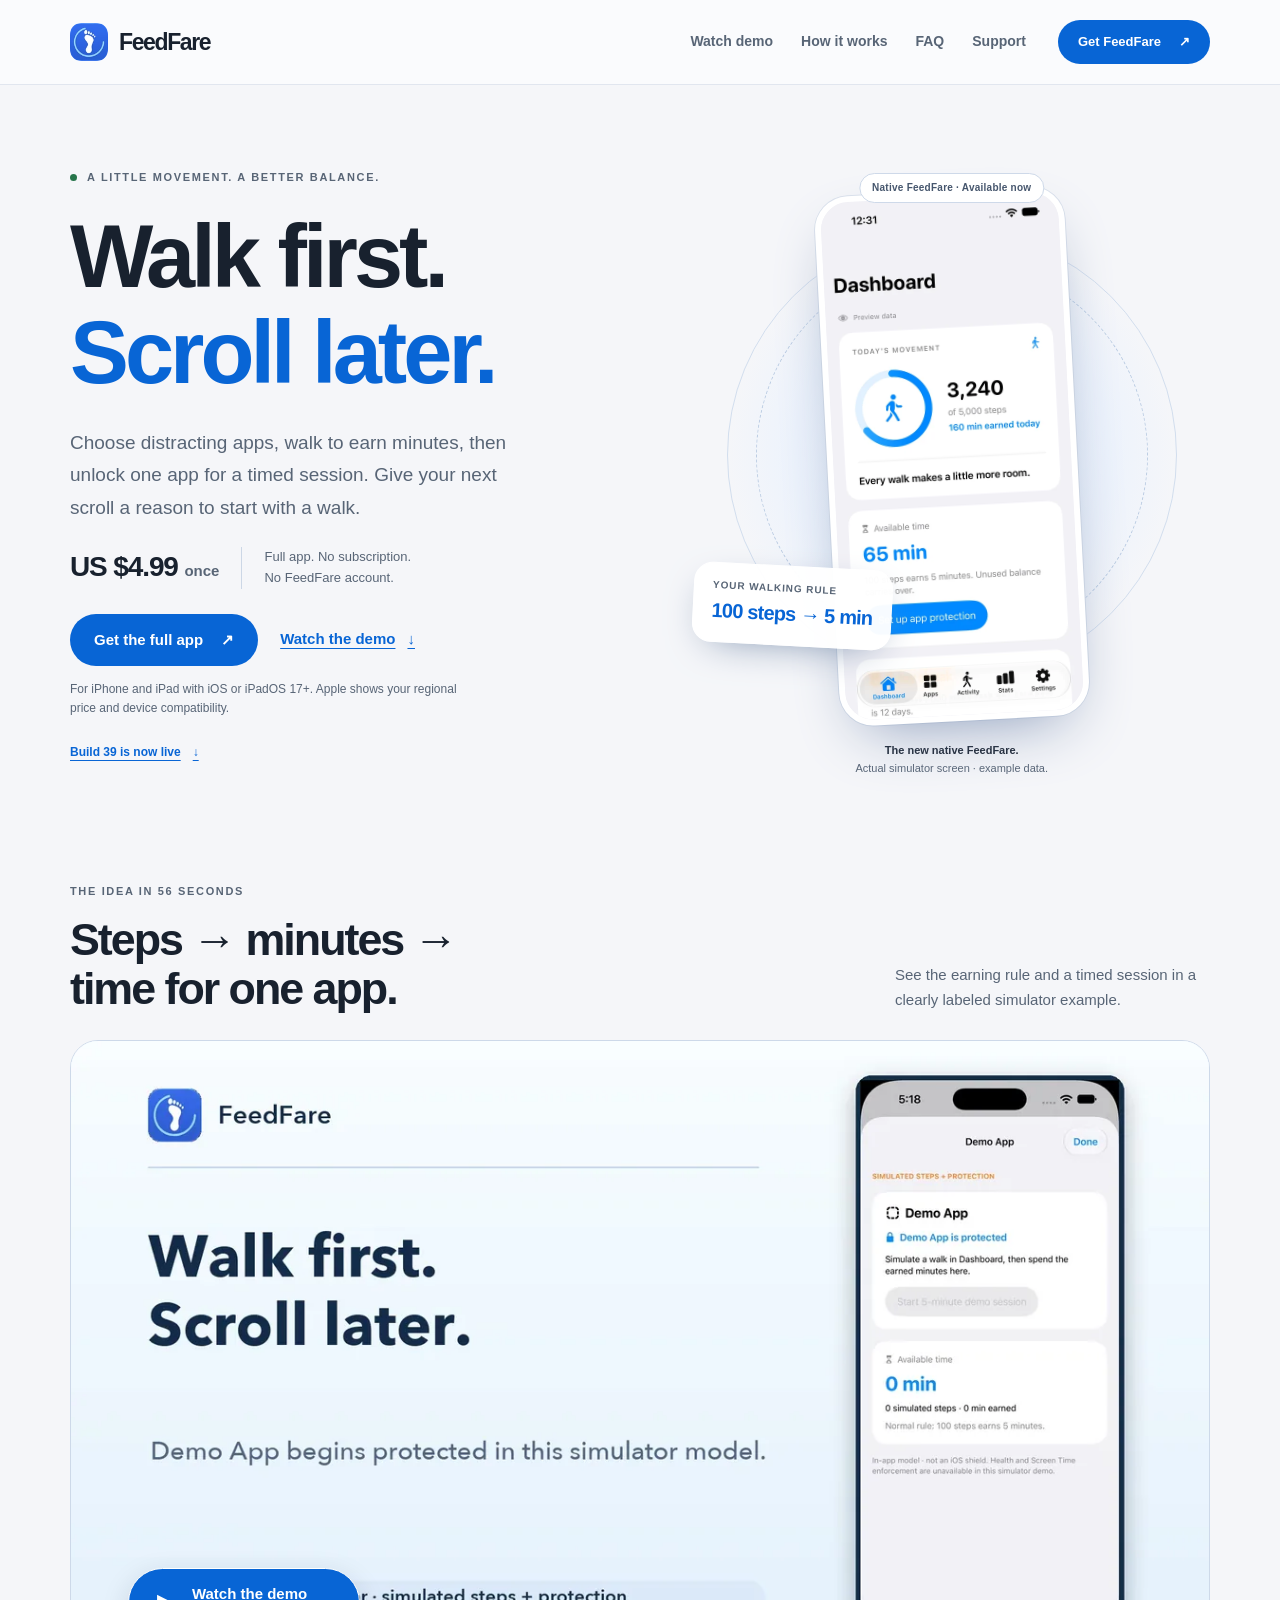
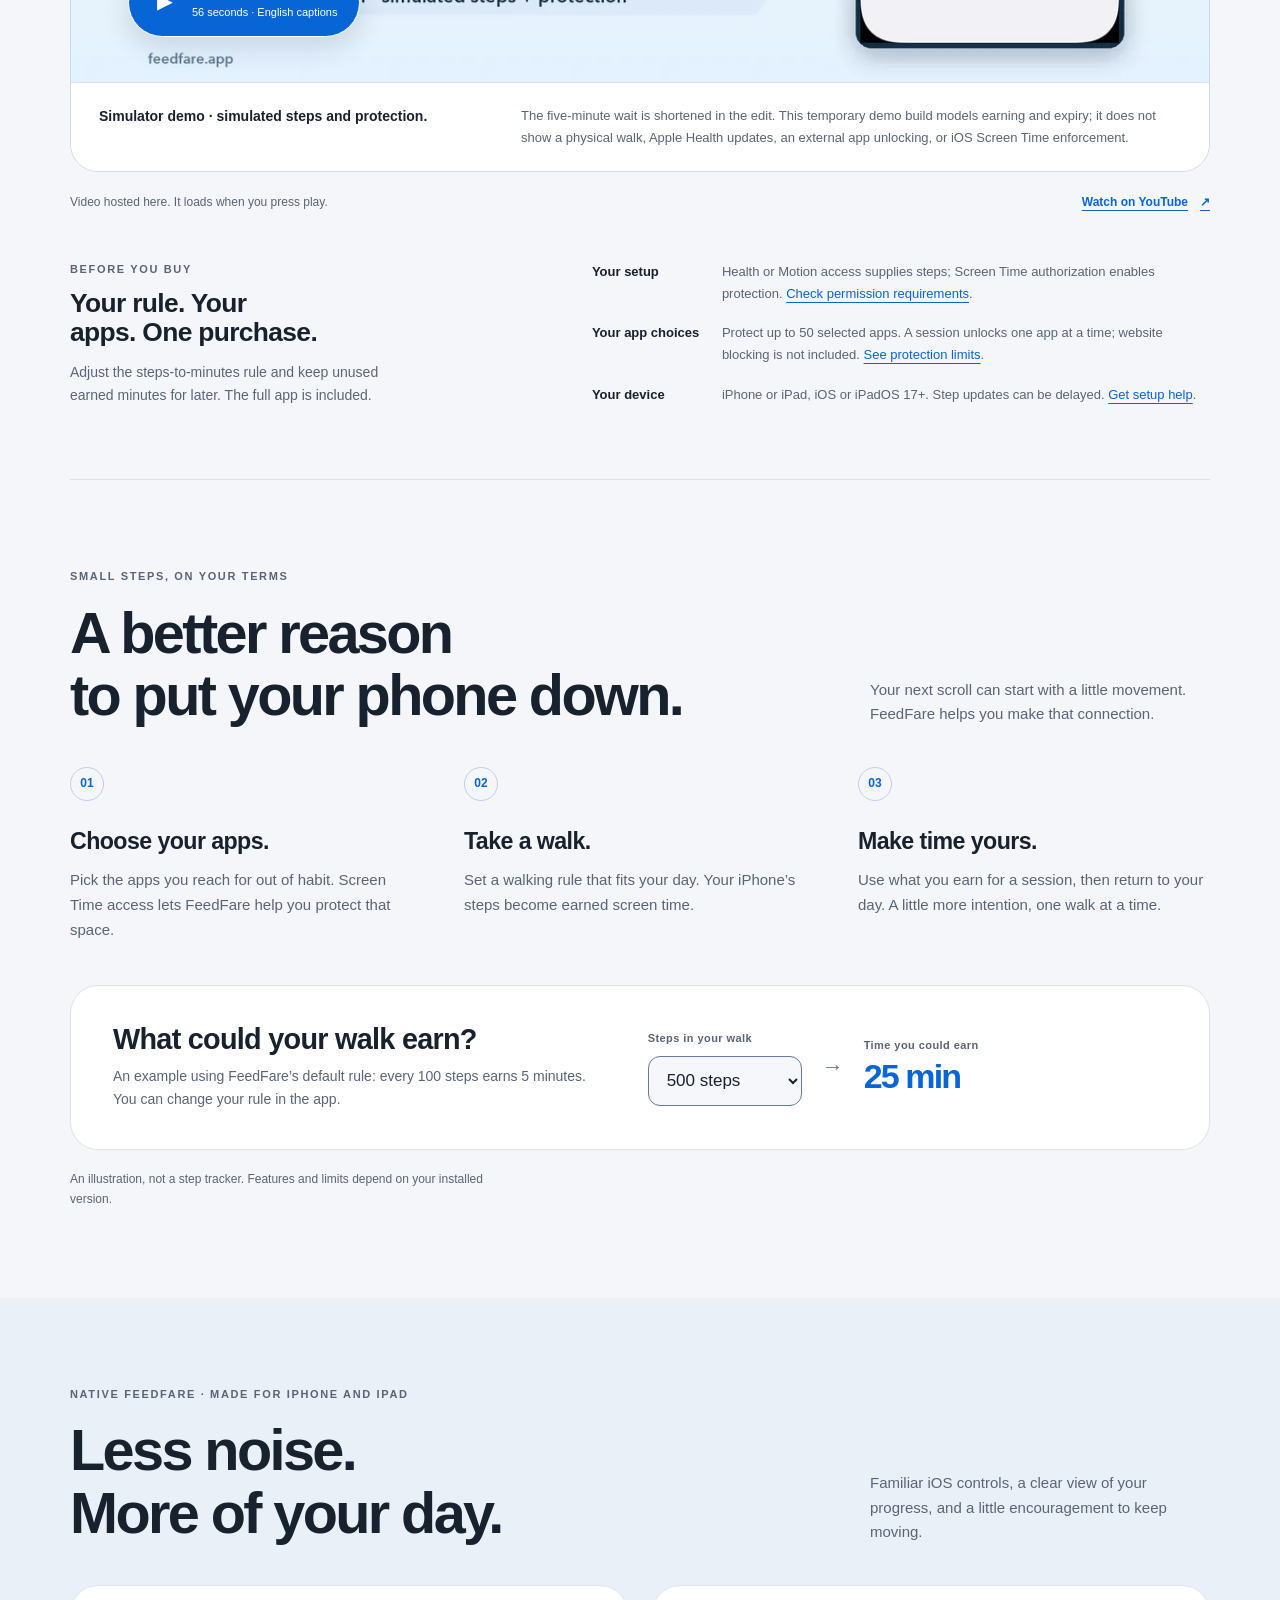
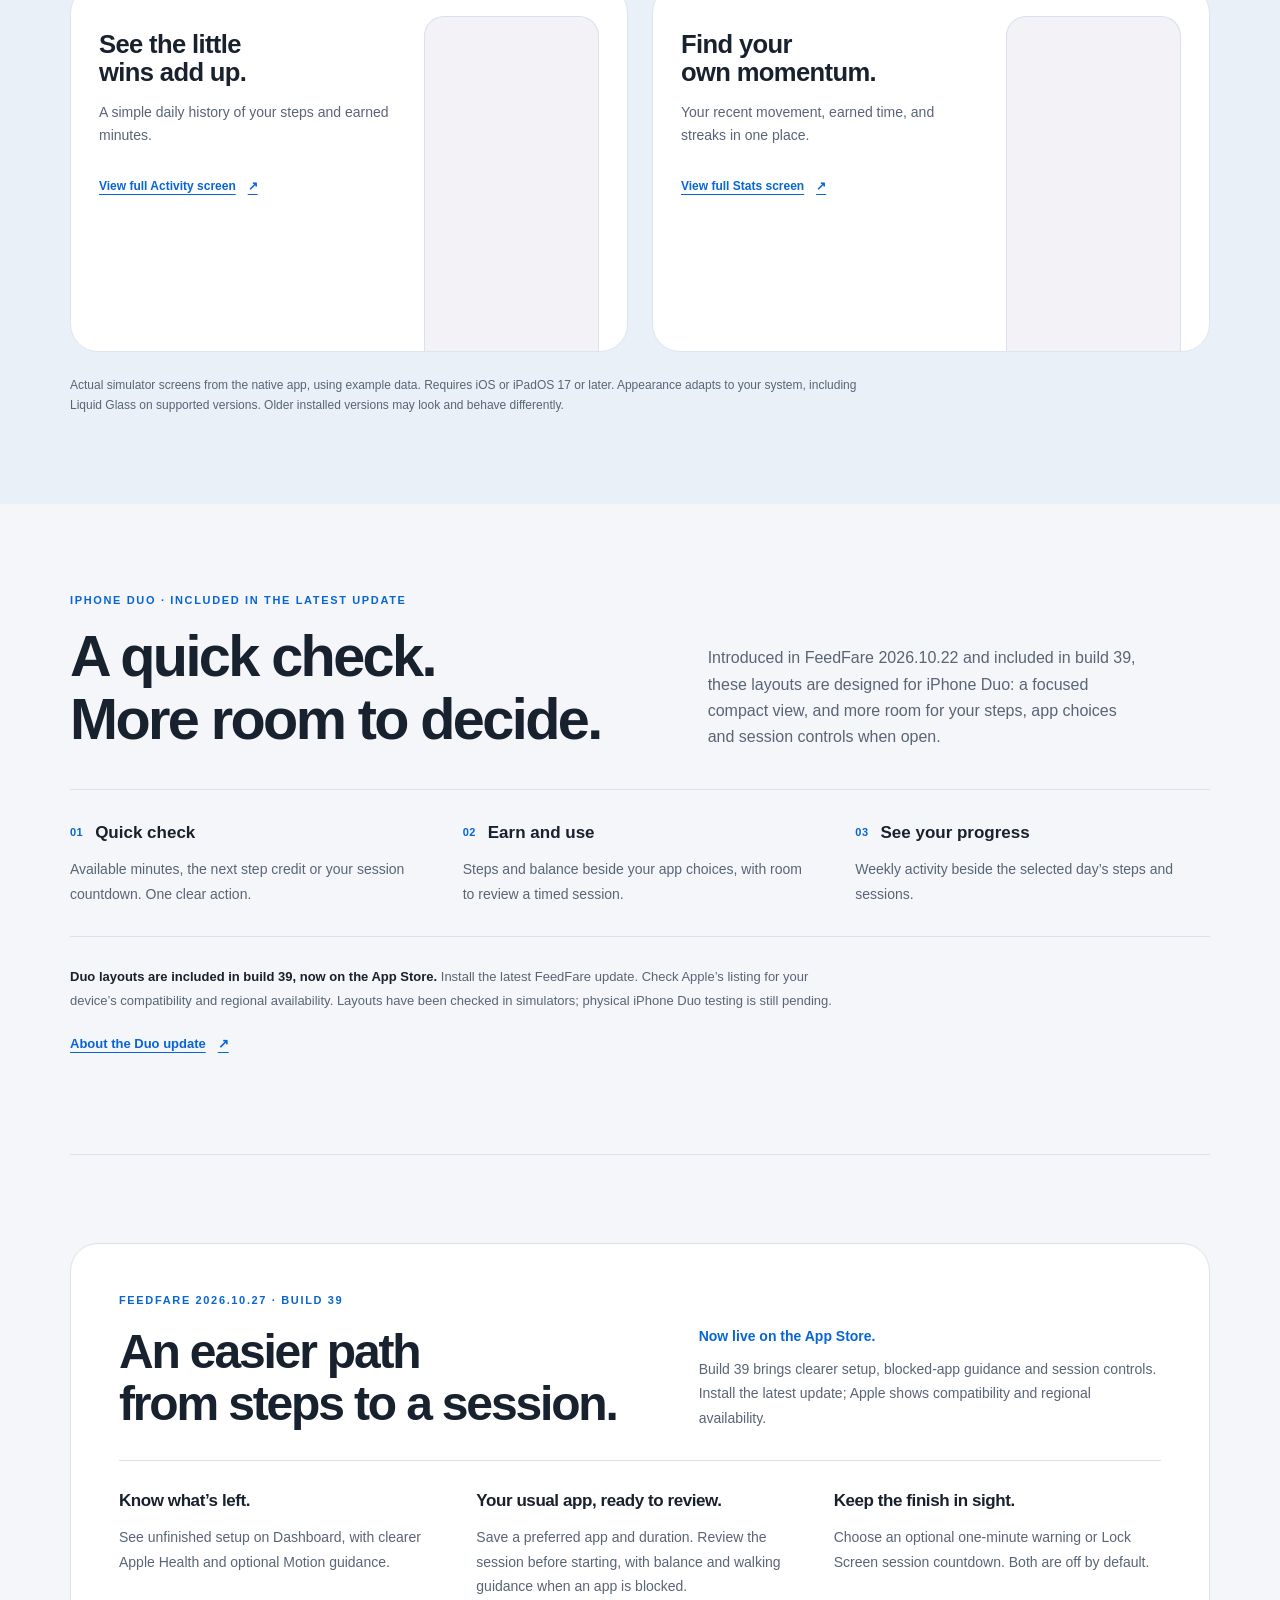
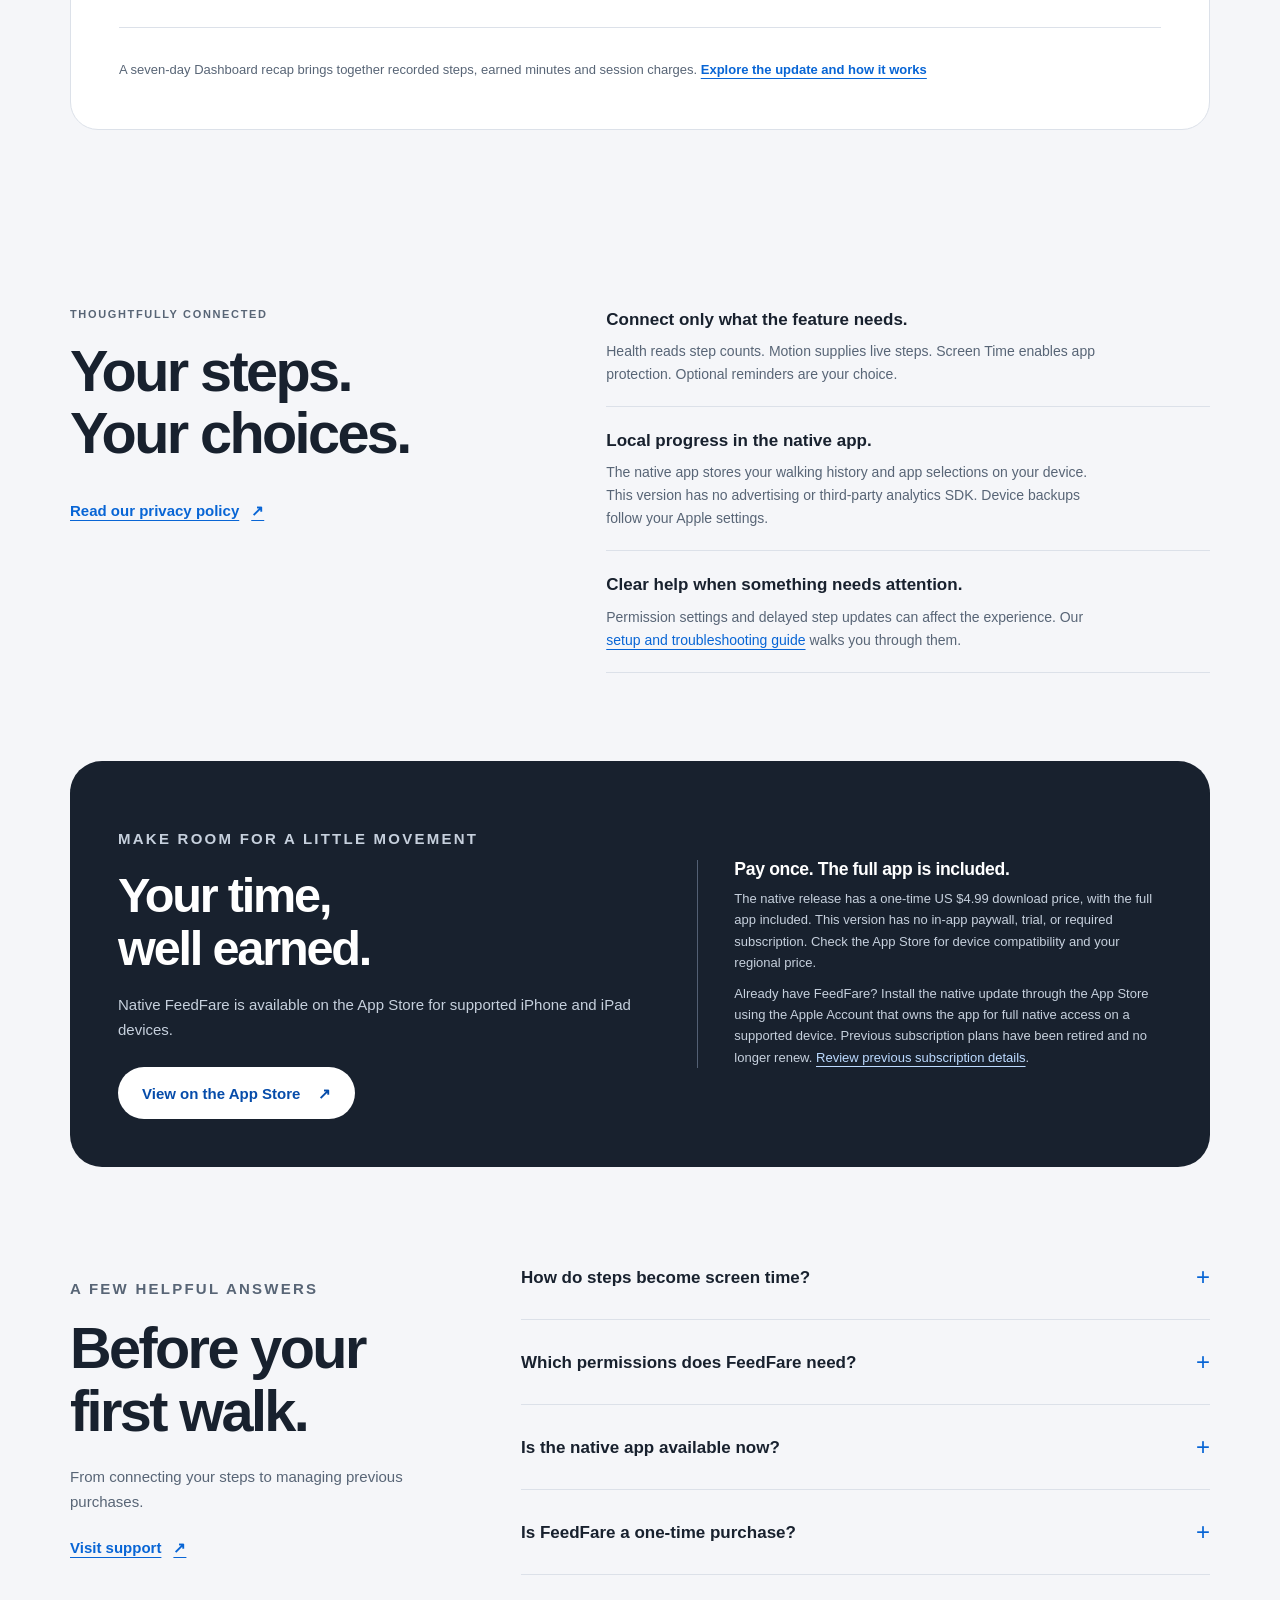
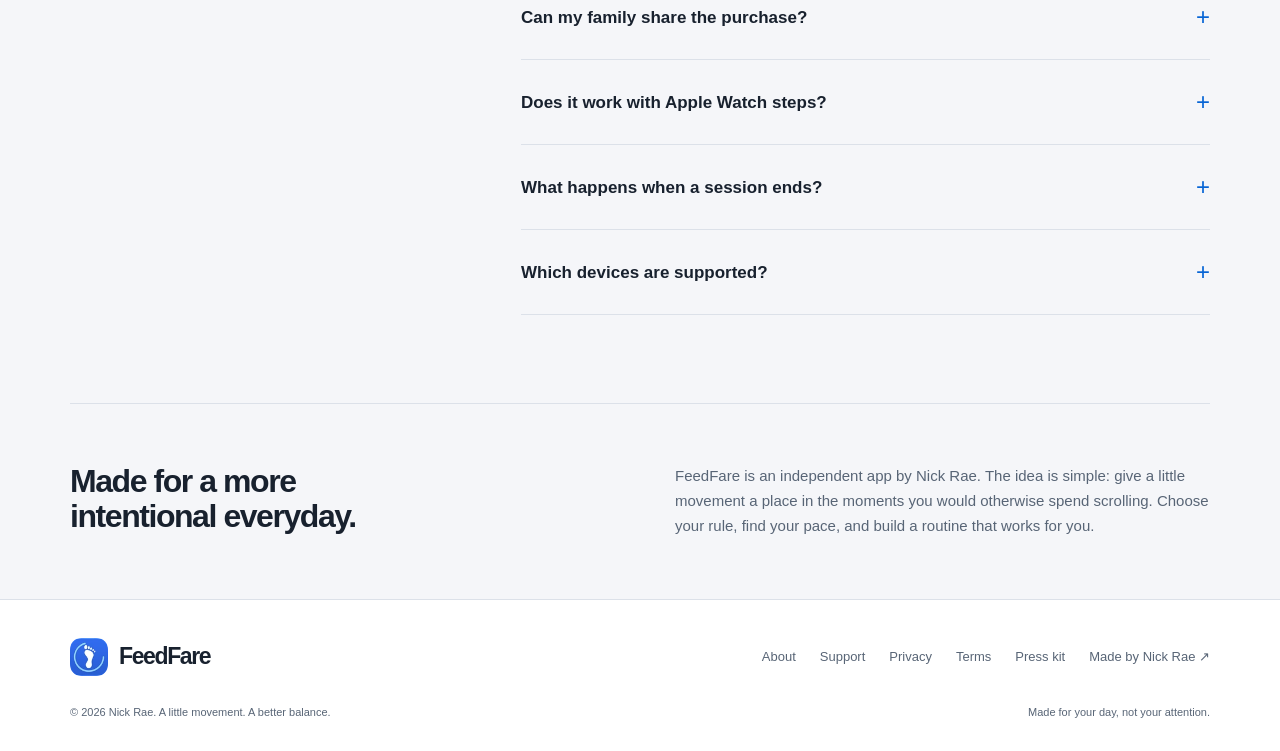
<file: index.html>
<!doctype html>
<html lang="en"><head><meta charset="utf-8">
<meta http-equiv="Content-Security-Policy" content="default-src 'none'; base-uri 'none'; object-src 'none'; script-src 'self' 'sha256-3ZqyNp1p2PbzAgh1xhSRIV2VWd8ALTCQkkalErVmWzk='; style-src 'self'; img-src 'self'; media-src 'self'; font-src 'self'; connect-src 'none'; form-action 'none'; upgrade-insecure-requests">
<meta name="viewport" content="width=device-width, initial-scale=1">
<meta name="referrer" content="strict-origin-when-cross-origin">
<meta name="theme-color" content="#f5f6f9">
<title>FeedFare — Walk first. Scroll later.</title><meta name="description" content="Turn your steps into earned screen time. Choose your apps, find your walking rule, and make room for a little movement. FeedFare for iPhone and iPad, with iPhone Duo layouts now on the App Store.">
<link rel="canonical" href="https://feedfare.app/">
<link rel="icon" href="assets/favicon.png?v=build29" type="image/png"><link rel="apple-touch-icon" href="assets/apple-touch-icon.png?v=build29">
<meta name="apple-itunes-app" content="app-id=6758923557">
<meta property="og:type" content="website"><meta property="og:url" content="https://feedfare.app/"><meta property="og:title" content="FeedFare — Walk first. Scroll later."><meta property="og:description" content="Turn your steps into earned screen time. Choose your apps, find your walking rule, and make room for a little movement. FeedFare for iPhone and iPad, with iPhone Duo layouts now on the App Store."><meta property="og:image" content="https://feedfare.app/og-image.png?v=launch20261005"><meta property="og:image:width" content="1200"><meta property="og:image:height" content="630"><meta property="og:image:alt" content="FeedFare — Walk first. Scroll later. The native app with example progress.">
<meta name="twitter:card" content="summary_large_image"><meta name="twitter:title" content="FeedFare — Walk first. Scroll later."><meta name="twitter:description" content="Turn your steps into earned screen time. Choose your apps, find your walking rule, and make room for a little movement. FeedFare for iPhone and iPad, with iPhone Duo layouts now on the App Store."><meta name="twitter:image" content="https://feedfare.app/og-image.png?v=launch20261005">

<link rel="stylesheet" href="assets/site.css?v=20261029-session">
<script type="application/ld+json">{"@context":"https://schema.org","@type":"SoftwareApplication","name":"FeedFare","applicationCategory":"HealthApplication","operatingSystem":"iOS 17 or later; iPadOS 17 or later","url":"https://feedfare.app/","downloadUrl":"https://apps.apple.com/app/feedfare/id6758923557?ppid=fc80f820-a690-452a-95d4-76c93fce92d7","description":"Turn your daily steps into earned screen time for the apps you choose.","author":{"@type":"Person","name":"Nick Rae","url":"https://nickrae.net"}}</script>
<script src="assets/site.js?v=20261011" defer></script>
</head><body id="top"><a class="skip-link" href="#main">Skip to content</a>
<header class="site-header"><nav class="wrap nav" aria-label="Main navigation">
<a class="brand" href="https://feedfare.app/" aria-label="FeedFare home"><img src="assets/app-icon-64.webp?v=build29" srcset="assets/app-icon-128.webp?v=build29 2x" width="38" height="38" alt="" decoding="async"><span translate="no">FeedFare</span></a>
<div class="nav-links"><a href="https://feedfare.app/#demo">Watch demo</a><a href="https://feedfare.app/#how-it-works">How it works</a><a href="https://feedfare.app/#faq">FAQ</a><a href="https://feedfare.app/support.html">Support</a></div>
<a class="button button-small" href="https://apps.apple.com/app/feedfare/id6758923557?ppid=fc80f820-a690-452a-95d4-76c93fce92d7&amp;pt=1329661&amp;ct=site_navigation&amp;mt=8">Get FeedFare<span aria-hidden="true">↗</span></a></nav></header><main id="main"><section class="hero wrap" aria-labelledby="hero-title"><div class="hero-copy"><p class="eyebrow"><span class="eyebrow-dot" aria-hidden="true"></span>A little movement. A better balance.</p><h1 id="hero-title">Walk first.<span>Scroll later.</span></h1><p class="hero-description">Choose distracting apps, walk to earn minutes, then unlock one app for a timed session. Give your next scroll a reason to start with a walk.</p><div class="hero-offer"><strong>US $4.99 <span>once</span></strong><p>Full app. No subscription.<br>No FeedFare account.</p></div><div class="hero-actions"><a class="button " href="https://apps.apple.com/app/feedfare/id6758923557?ppid=fc80f820-a690-452a-95d4-76c93fce92d7&amp;pt=1329661&amp;ct=site_hero&amp;mt=8">Get the full app<span aria-hidden="true">↗</span></a><a class="text-link" href="#demo">Watch the demo <span aria-hidden="true">↓</span></a></div><p class="store-note">For iPhone and iPad with iOS or iPadOS 17+. Apple shows your regional price and device compatibility.</p><a class="text-link duo-intro-link" href="#next-update">Build 39 is now live <span aria-hidden="true">↓</span></a></div><figure class="hero-visual"><div class="product-stage"><span class="preview-badge">Native FeedFare · Available now</span><div class="stage-orbit" aria-hidden="true"></div><div class="phone"><img src="assets/dashboard-native-480.webp" srcset="assets/dashboard-native-480.webp 480w, assets/dashboard-native-800.webp 800w" sizes="(max-width: 800px) 215px, 250px" width="480" height="1044" alt="FeedFare dashboard with example steps, earned minutes, and the walking rule." fetchpriority="high" decoding="async"></div><div class="earn-chip" aria-hidden="true"><span>Your walking rule</span><strong>100 steps → 5 min</strong></div></div><figcaption class="native-caption"><strong>The new native FeedFare.</strong><br>Actual simulator screen · example data.</figcaption></figure></section>
<section class="demo-section wrap" id="demo" aria-labelledby="demo-title"><div class="demo-heading"><div><p class="eyebrow">The idea in 56 seconds</p><h2 id="demo-title">Steps → minutes →<br>time for one app.</h2></div><p>See the earning rule and a timed session in a clearly labeled simulator example.</p></div><figure class="demo-figure"><div class="demo-player"><div class="demo-cover" id="demo-cover"><img src="assets/feedfare-demo-poster.webp" width="1200" height="675" alt="FeedFare simulator example with a Demo App shown protected and zero simulated steps." loading="lazy" decoding="async"><button class="demo-play" type="button" data-demo-play aria-controls="feedfare-demo"><span class="play-symbol" aria-hidden="true">▶</span><span>Watch the demo<small>56 seconds · English captions</small></span></button></div><video id="feedfare-demo" hidden controls playsinline preload="none" width="1920" height="1080" poster="assets/feedfare-demo-poster.webp" data-demo-source="assets/feedfare-demo-56s.mp4" aria-label="FeedFare simulator demonstration" aria-describedby="demo-disclosure"><track kind="captions" srclang="en" label="English" data-demo-track="assets/feedfare-demo-56s.vtt"></video></div><figcaption class="demo-disclosure" id="demo-disclosure"><strong>Simulator demo · simulated steps and protection.</strong><span>The five-minute wait is shortened in the edit. This temporary demo build models earning and expiry; it does not show a physical walk, Apple Health updates, an external app unlocking, or iOS Screen Time enforcement.</span></figcaption></figure><p class="demo-status" id="demo-status" role="status" hidden></p><div class="demo-footer"><p>Video hosted here. It loads when you press play.</p><a class="text-link" href="https://www.youtube.com/watch?v=EQfLgETl0m0">Watch on YouTube <span aria-hidden="true">↗</span></a></div><noscript><p class="demo-nojs">To watch without JavaScript, <a href="assets/feedfare-demo-56s.mp4">open the captioned 56-second video</a> or use the YouTube link above.</p></noscript><div class="purchase-check"><div><p class="eyebrow">Before you buy</p><h3>Your rule. Your apps. One purchase.</h3><p>Adjust the steps-to-minutes rule and keep unused earned minutes for later. The full app is included.</p></div><ul><li><strong>Your setup</strong><span>Health or Motion access supplies steps; Screen Time authorization enables protection. <a href="support.html#permissions">Check permission requirements</a>.</span></li><li><strong>Your app choices</strong><span>Protect up to 50 selected apps. A session unlocks one app at a time; website blocking is not included. <a href="support.html#screen-time">See protection limits</a>.</span></li><li><strong>Your device</strong><span>iPhone or iPad, iOS or iPadOS 17+. Step updates can be delayed. <a href="support.html#steps">Get setup help</a>.</span></li></ul></div></section>
<section class="section border-top wrap" id="how-it-works" aria-labelledby="how-title"><div class="section-head"><div><p class="eyebrow">Small steps, on your terms</p><h2 id="how-title">A better reason<br>to put your phone down.</h2></div><p>Your next scroll can start with a little movement. FeedFare helps you make that connection.</p></div><div class="how-grid"><article class="step"><span class="step-number" aria-hidden="true">01</span><h3>Choose your apps.</h3><p>Pick the apps you reach for out of habit. Screen Time access lets FeedFare help you protect that space.</p></article><article class="step"><span class="step-number" aria-hidden="true">02</span><h3>Take a walk.</h3><p>Set a walking rule that fits your day. Your iPhone’s steps become earned screen time.</p></article><article class="step"><span class="step-number" aria-hidden="true">03</span><h3>Make time yours.</h3><p>Use what you earn for a session, then return to your day. A little more intention, one walk at a time.</p></article></div><div class="rule-panel"><div><h3>What could your walk earn?</h3><p>An example using FeedFare’s default rule: every 100 steps earns 5 minutes. You can change your rule in the app.</p></div><div><div class="rule-form"><div class="rule-input"><label for="example-steps">Steps in your walk</label><select id="example-steps" name="example-steps"><option value="100">100 steps</option><option value="500" selected>500 steps</option><option value="1000">1,000 steps</option><option value="2000">2,000 steps</option></select></div><span class="rule-arrow" aria-hidden="true">→</span><div class="rule-result"><span>Time you could earn</span><output id="example-minutes" for="example-steps" aria-live="polite" aria-atomic="true">25 min</output></div></div><noscript><p class="noscript-note">Example: 500 steps earns 25 minutes. Enable JavaScript to try other amounts.</p></noscript></div></div><p class="footnote">An illustration, not a step tracker. Features and limits depend on your installed version.</p></section>
<section class="section preview-section" id="the-app" aria-labelledby="preview-title"><div class="wrap"><div class="section-head"><div><p class="eyebrow">Native FeedFare · Made for iPhone and iPad</p><h2 id="preview-title">Less noise.<br>More of your day.</h2></div><p>Familiar iOS controls, a clear view of your progress, and a little encouragement to keep moving.</p></div><div class="preview-layout"><article class="preview-card"><div class="preview-card-copy"><h3>See the little<br>wins add up.</h3><p>A simple daily history of your steps and earned minutes.</p><a class="text-link" href="assets/activity-native-800.webp">View full Activity screen <span aria-hidden="true">↗</span></a></div><div class="screenshot-window"><img src="assets/activity-native-480.webp" srcset="assets/activity-native-480.webp 480w, assets/activity-native-800.webp 800w" sizes="(max-width: 600px) 125px, 180px" width="480" height="1044" alt="FeedFare Activity screen showing example daily steps and earned minutes." loading="lazy" decoding="async"></div></article><article class="preview-card"><div class="preview-card-copy"><h3>Find your<br>own momentum.</h3><p>Your recent movement, earned time, and streaks in one place.</p><a class="text-link" href="assets/stats-native-800.webp">View full Stats screen <span aria-hidden="true">↗</span></a></div><div class="screenshot-window"><img src="assets/stats-native-480.webp" srcset="assets/stats-native-480.webp 480w, assets/stats-native-800.webp 800w" sizes="(max-width: 600px) 125px, 180px" width="480" height="1044" alt="FeedFare Stats screen with an example weekly steps chart." loading="lazy" decoding="async"></div></article></div><p class="preview-note">Actual simulator screens from the native app, using example data. Requires iOS or iPadOS 17 or later. Appearance adapts to your system, including Liquid Glass on supported versions. Older installed versions may look and behave differently.</p></div></section>
<section class="section wrap duo-section" id="iphone-duo" aria-labelledby="duo-title"><div class="duo-heading"><div><p class="eyebrow">iPhone Duo · Included in the latest update</p><h2 id="duo-title">A quick check.<br>More room to decide.</h2></div><p>Introduced in FeedFare 2026.10.22 and included in build 39, these layouts are designed for iPhone Duo: a focused compact view, and more room for your steps, app choices and session controls when open.</p></div><dl class="duo-plans"><div><dt><span class="duo-number" aria-hidden="true">01</span>Quick check</dt><dd>Available minutes, the next step credit or your session countdown. One clear action.</dd></div><div><dt><span class="duo-number" aria-hidden="true">02</span>Earn and use</dt><dd>Steps and balance beside your app choices, with room to review a timed session.</dd></div><div><dt><span class="duo-number" aria-hidden="true">03</span>See your progress</dt><dd>Weekly activity beside the selected day’s steps and sessions.</dd></div></dl><p class="duo-status"><strong>Duo layouts are included in build 39, now on the App Store.</strong> Install the latest FeedFare update. Check Apple’s listing for your device’s compatibility and regional availability. Layouts have been checked in simulators; physical iPhone Duo testing is still pending.</p><a class="text-link" href="support.html#iphone-duo">About the Duo update <span aria-hidden="true">↗</span></a></section>
<section class="section wrap update-section" id="next-update" aria-labelledby="update-title"><div class="update-panel"><div class="update-heading"><div><p class="eyebrow">FeedFare 2026.10.27 · Build 39</p><h2 id="update-title">An easier path<br>from steps to a session.</h2></div><p class="update-status"><strong>Now live on the App Store.</strong> Build 39 brings clearer setup, blocked-app guidance and session controls. Install the latest update; Apple shows compatibility and regional availability.</p></div><div class="update-grid"><article><h3>Know what’s left.</h3><p>See unfinished setup on Dashboard, with clearer Apple Health and optional Motion guidance.</p></article><article><h3>Your usual app, ready to review.</h3><p>Save a preferred app and duration. Review the session before starting, with balance and walking guidance when an app is blocked.</p></article><article><h3>Keep the finish in sight.</h3><p>Choose an optional one-minute warning or Lock Screen session countdown. Both are off by default.</p></article></div><p class="update-footnote">A seven-day Dashboard recap brings together recorded steps, earned minutes and session charges. <a href="support.html#next-update">Explore the update and how it works</a></p></div></section>
<section class="section wrap privacy-row" aria-labelledby="privacy-title"><div><p class="eyebrow">Thoughtfully connected</p><h2 id="privacy-title">Your steps.<br>Your choices.</h2><a class="text-link" href="privacy-policy.html">Read our privacy policy <span aria-hidden="true">↗</span></a></div><ul class="privacy-points"><li><strong>Connect only what the feature needs.</strong><p>Health reads step counts. Motion supplies live steps. Screen Time enables app protection. Optional reminders are your choice.</p></li><li><strong>Local progress in the native app.</strong><p>The native app stores your walking history and app selections on your device. This version has no advertising or third-party analytics SDK. Device backups follow your Apple settings.</p></li><li><strong>Clear help when something needs attention.</strong><p>Permission settings and delayed step updates can affect the experience. Our <a href="support.html">setup and troubleshooting guide</a> walks you through them.</p></li></ul></section>
<section class="wrap" id="download" aria-labelledby="download-title"><div class="availability"><div><p class="eyebrow">Make room for a little movement</p><h2 id="download-title">Your time,<br>well earned.</h2><p>Native FeedFare is available on the App Store for supported iPhone and iPad devices.</p><a class="button button-light" href="https://apps.apple.com/app/feedfare/id6758923557?ppid=fc80f820-a690-452a-95d4-76c93fce92d7&amp;pt=1329661&amp;ct=site_download&amp;mt=8">View on the App Store<span aria-hidden="true">↗</span></a></div><div class="availability-notes"><h3>Pay once. The full app is included.</h3><p>The native release has a one-time US $4.99 download price, with the full app included. This version has no in-app paywall, trial, or required subscription. Check the App Store for device compatibility and your regional price.</p><p>Already have FeedFare? Install the native update through the App Store using the Apple Account that owns the app for full native access on a supported device. Previous subscription plans have been retired and no longer renew. <a href="support.html#billing">Review previous subscription details</a>.</p></div></div></section>
<section class="section wrap faq-layout" id="faq" aria-labelledby="faq-title"><div class="faq-intro"><p class="eyebrow">A few helpful answers</p><h2 id="faq-title">Before your<br>first walk.</h2><p>From connecting your steps to managing previous purchases.</p><a class="text-link" href="support.html">Visit support <span aria-hidden="true">↗</span></a></div><div class="faq-list"><details><summary>How do steps become screen time?</summary><p>Choose your walking rule in FeedFare. The native app defaults to 100 steps earning 5 minutes. For example, 500 steps earns 25 minutes at that setting. Use earned minutes for timed access to a selected app. Features and limits in older installed versions may differ.</p></details><details><summary>Which permissions does FeedFare need?</summary><p>Apple Health access lets FeedFare read step counts. Motion &amp; Fitness provides live step counting. Screen Time access lets you choose apps to protect. Reminders are optional. <a href="support.html#permissions">See the setup guide</a> for what each permission does.</p></details><details><summary>Is the native app available now?</summary><p>Native FeedFare is available on the App Store for iPhone and iPad with iOS or iPadOS 17 or later. Check the listing for your device’s compatibility and regional availability. These screenshots show the native app with example data, and appearance varies with your system settings.</p></details><details><summary>Is FeedFare a one-time purchase?</summary><p>The native release has a one-time US $4.99 download price, with regional prices shown on the App Store. Check the App Store for your regional price before downloading. The full native app is included without an in-app paywall, trial, or required subscription. Existing FeedFare owners receive full native access when they install this update on a supported device. Previous subscription plans have been retired and no longer renew. You can review previous charges and any remaining subscription period in Apple’s subscription settings.</p></details><details><summary>Can my family share the purchase?</summary><p>FeedFare supports Apple Family Sharing for eligible family groups. Apple manages purchase sharing and eligibility. Each person sets up FeedFare on their own device; their app selections and earned minutes remain separate. This does not provide remote parental controls or a shared minute balance. <a href="https://support.apple.com/en-us/108380">Learn about Apple Family Sharing</a>.</p></details><details><summary>Does it work with Apple Watch steps?</summary><p>FeedFare can read steps that a compatible Apple Watch has synced to Apple Health on your iPhone. Those updates can arrive later. Open FeedFare and refresh if the total has not caught up. You do not need a watch to count steps with your iPhone.</p></details><details><summary>What happens when a session ends?</summary><p>A session gives access to one selected app for the time you choose. Its clock keeps running when you switch apps or lock the device; it does not measure foreground app use. Other selected apps stay protected. Ending early returns unused whole minutes, and protection returns when the session ends. Protection depends on Screen Time authorization. <a href="support.html#screen-time">Get help with app protection</a>.</p></details><details><summary>Which devices are supported?</summary><p>Native FeedFare supports iPhone and iPad with iOS or iPadOS 17 or later. Its appearance adapts to the system, including Liquid Glass on supported versions. Older devices may continue to run an earlier installed version with different features; check the App Store for compatibility and availability for your device. Compact and expanded layouts designed for iPhone Duo were introduced in 2026.10.22 and are included in the latest update. Install the latest FeedFare update and check Apple’s listing for your device’s compatibility and regional availability. <a href="#iphone-duo">About the Duo update</a>.</p></details></div></section>
<section class="about wrap" id="about" aria-labelledby="about-title"><h2 id="about-title">Made for a more<br>intentional everyday.</h2><p>FeedFare is an independent app by Nick Rae. The idea is simple: give a little movement a place in the moments you would otherwise spend scrolling. Choose your rule, find your pace, and build a routine that works for you.</p></section></main><footer class="footer"><div class="wrap"><div class="footer-top"><a class="brand" href="https://feedfare.app/"><img src="assets/app-icon-64.webp?v=build29" width="32" height="32" alt="" loading="lazy"><span translate="no">FeedFare</span></a><nav class="footer-links" aria-label="Footer navigation"><a href="https://feedfare.app/#about">About</a><a href="https://feedfare.app/support.html">Support</a><a href="https://feedfare.app/privacy-policy.html">Privacy</a><a href="https://feedfare.app/terms.html">Terms</a><a href="https://feedfare.app/press.html">Press kit</a><a href="https://nickrae.net">Made by Nick Rae ↗</a></nav></div><div class="footer-bottom"><span>© 2026 Nick Rae. A little movement. A better balance.</span><span>Made for your day, not your attention.</span></div></div></footer></body></html>
</file>
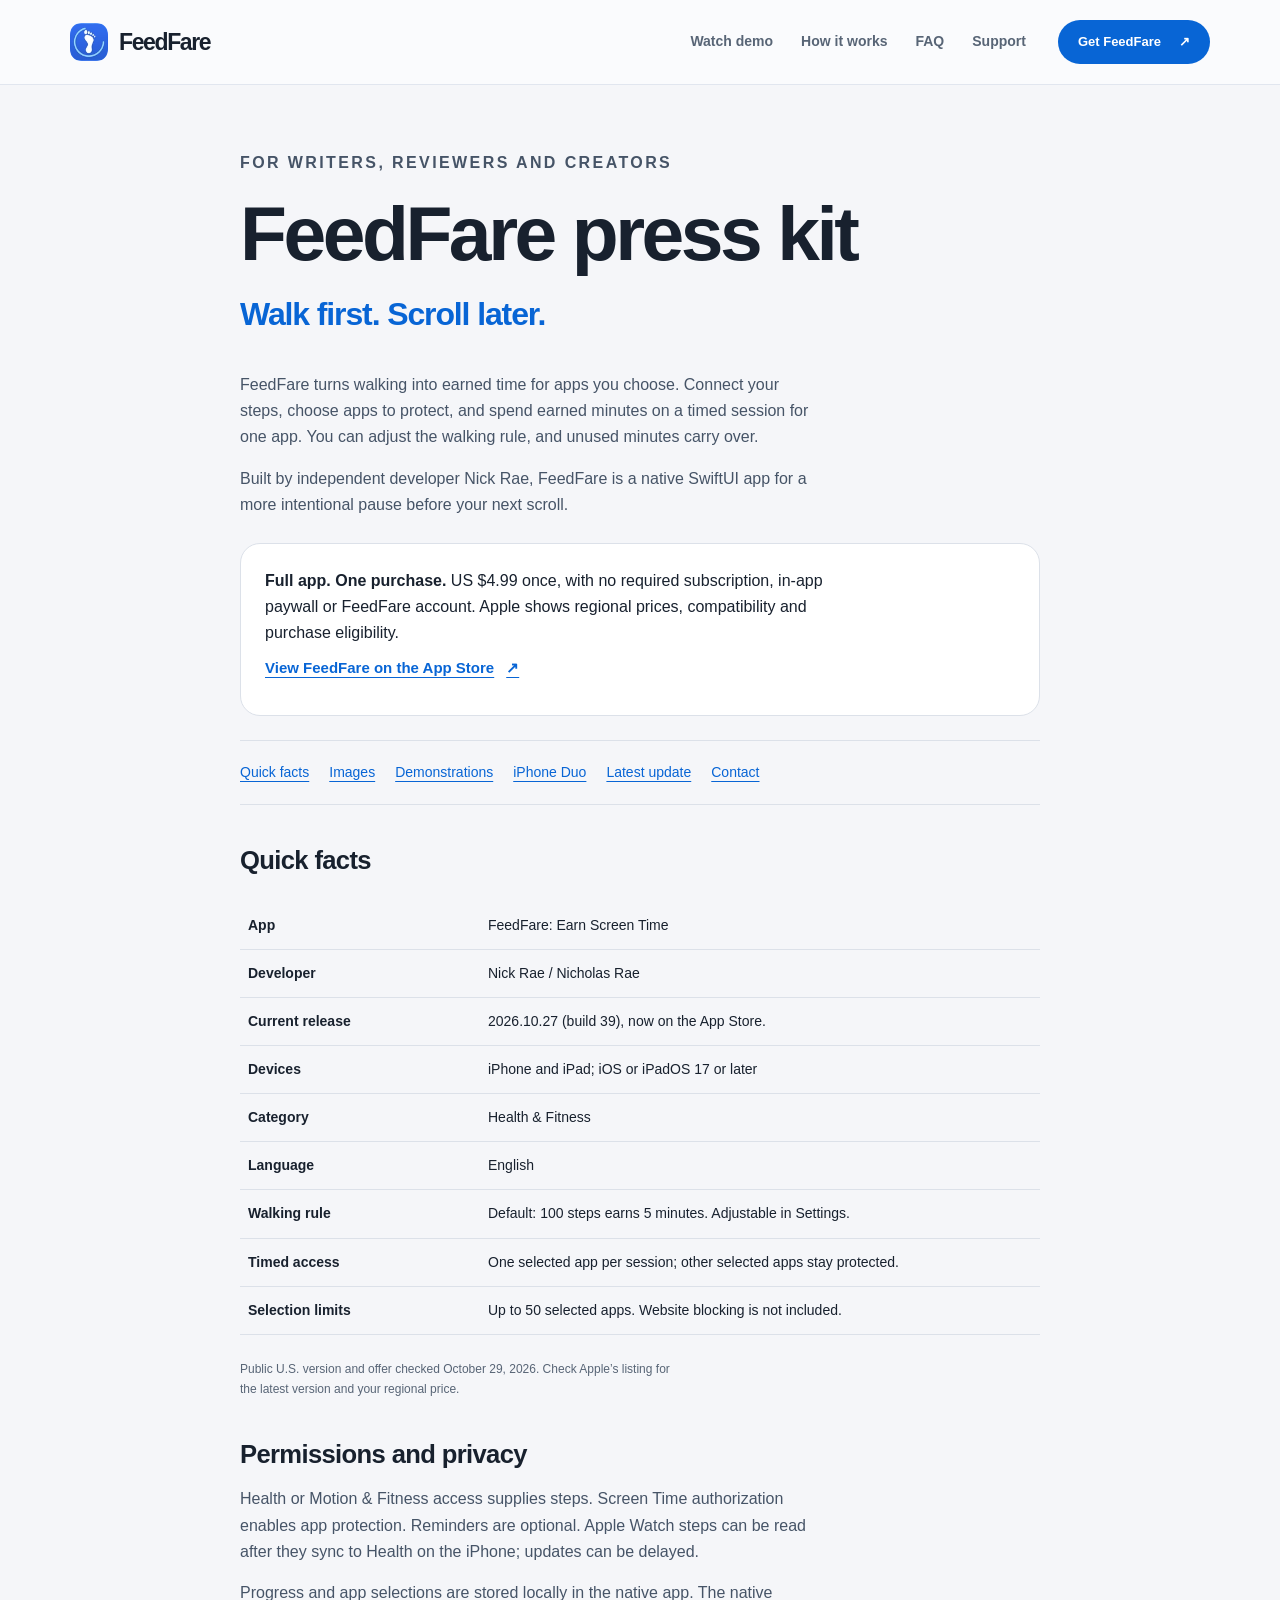
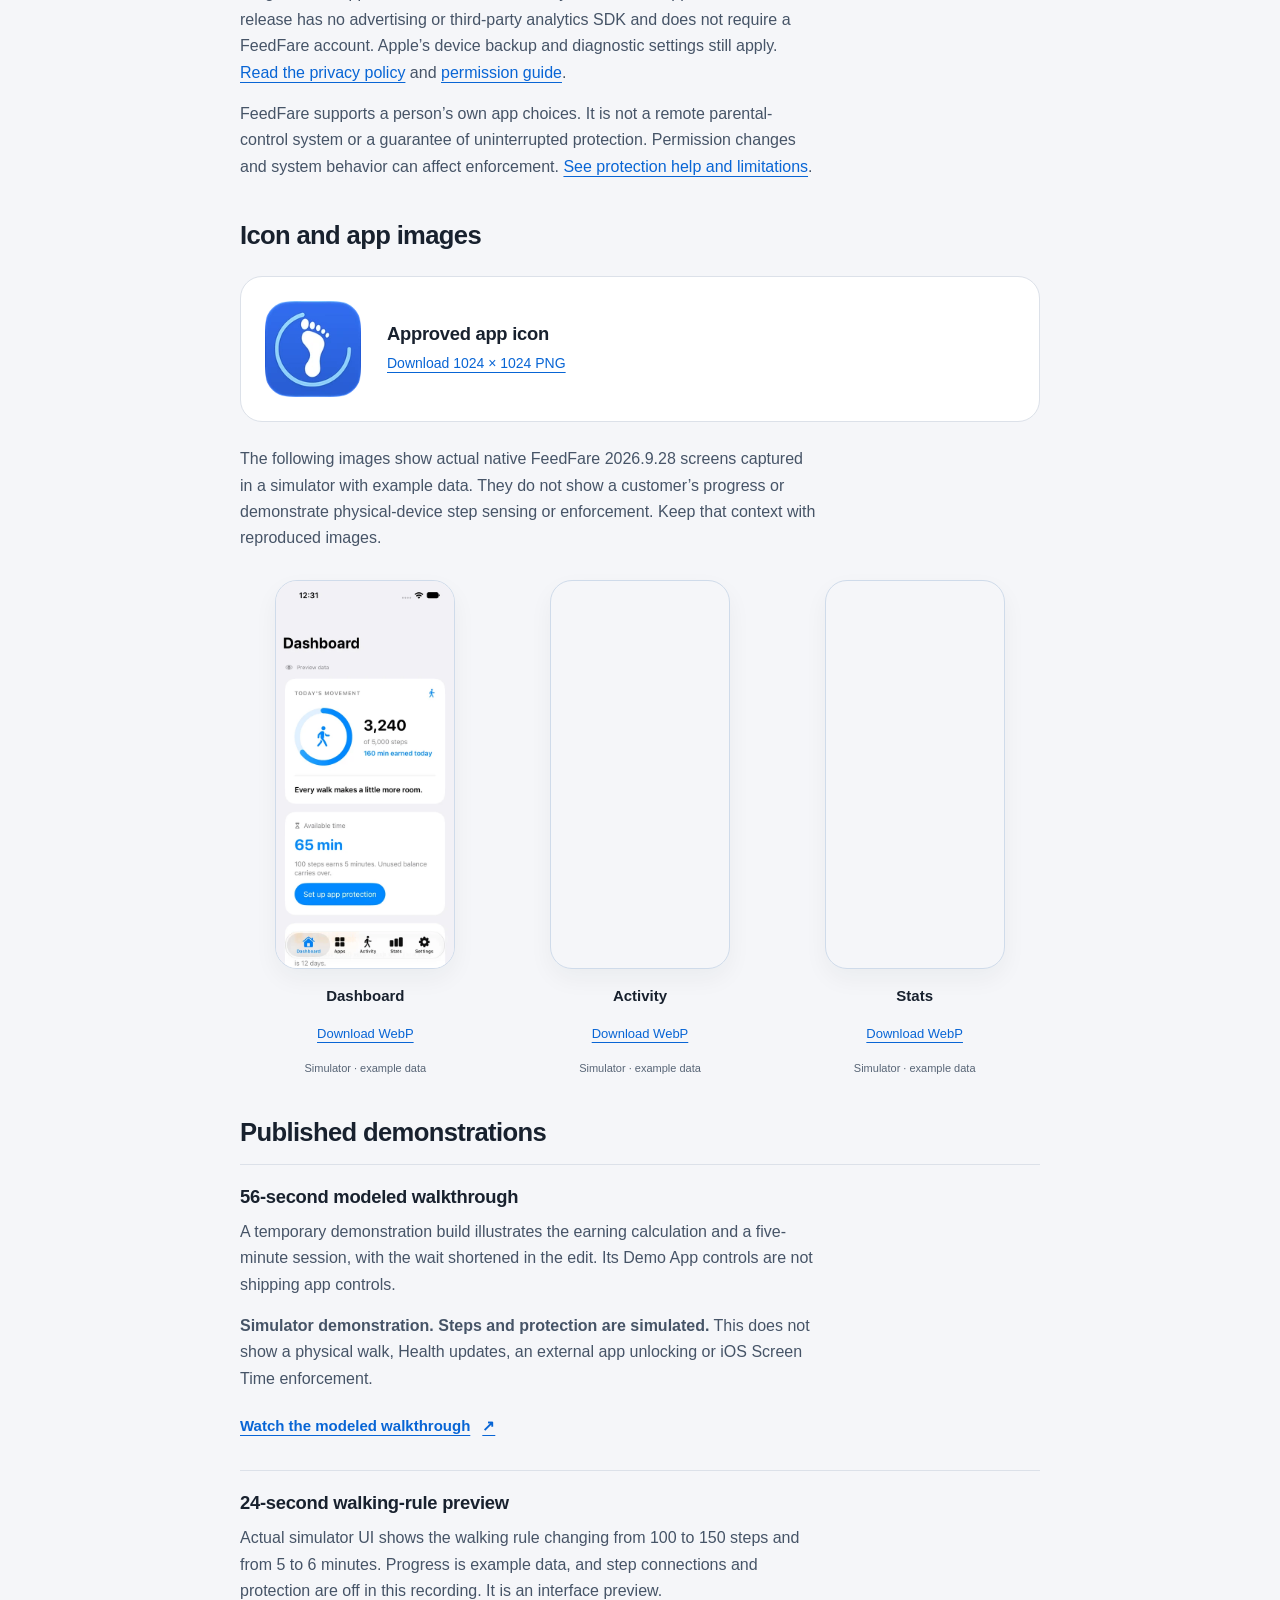
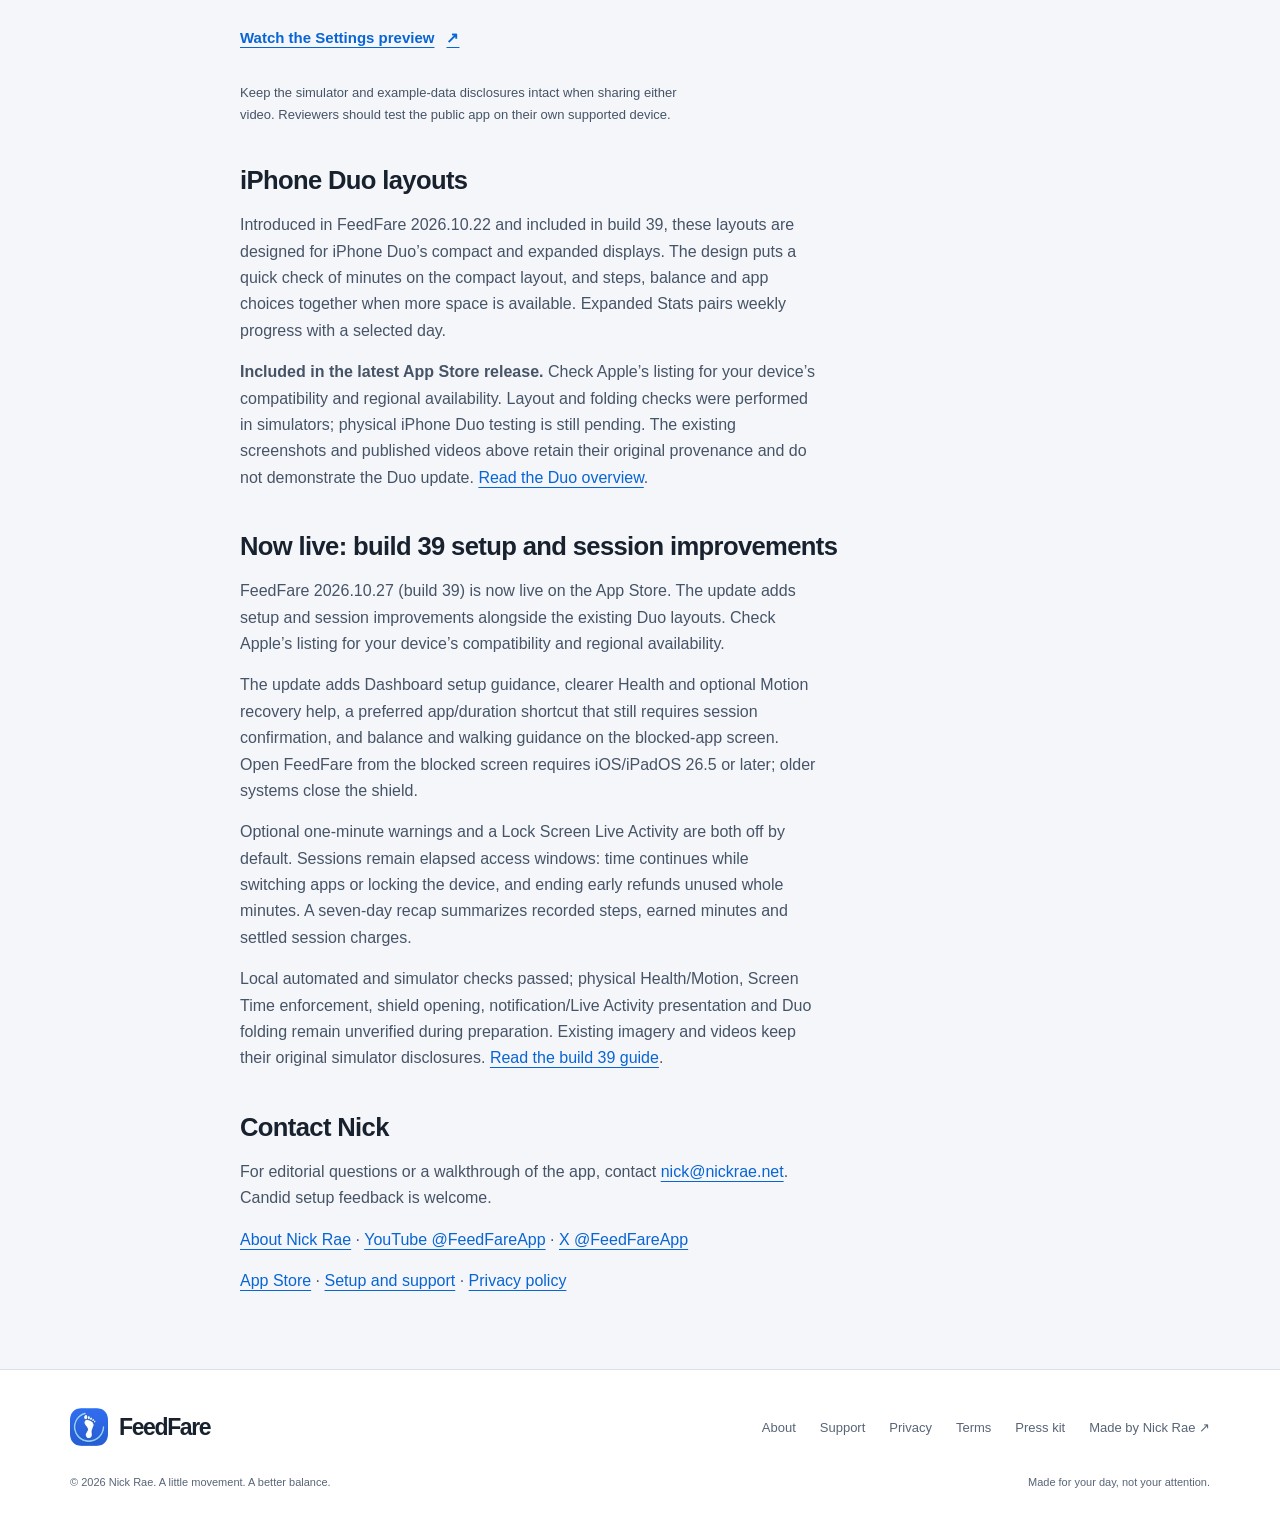
<file: press.html>
<!doctype html>
<html lang="en"><head><meta charset="utf-8">
<meta http-equiv="Content-Security-Policy" content="default-src 'none'; base-uri 'none'; object-src 'none'; script-src 'self'; style-src 'self'; img-src 'self'; media-src 'self'; font-src 'self'; connect-src 'none'; form-action 'none'; upgrade-insecure-requests">
<meta name="viewport" content="width=device-width, initial-scale=1">
<meta name="referrer" content="strict-origin-when-cross-origin">
<meta name="theme-color" content="#f5f6f9">
<title>FeedFare press kit — Walk first. Scroll later.</title><meta name="description" content="Current FeedFare facts, approved icon and native app images, labeled simulator demonstrations, and contact details for writers and creators.">
<link rel="canonical" href="https://feedfare.app/press.html">
<link rel="icon" href="assets/favicon.png?v=build29" type="image/png"><link rel="apple-touch-icon" href="assets/apple-touch-icon.png?v=build29">
<meta name="apple-itunes-app" content="app-id=6758923557">
<meta property="og:type" content="website"><meta property="og:url" content="https://feedfare.app/press.html"><meta property="og:title" content="FeedFare press kit — Walk first. Scroll later."><meta property="og:description" content="Current FeedFare facts, approved icon and native app images, labeled simulator demonstrations, and contact details for writers and creators."><meta property="og:image" content="https://feedfare.app/og-image.png?v=launch20261005"><meta property="og:image:width" content="1200"><meta property="og:image:height" content="630"><meta property="og:image:alt" content="FeedFare — Walk first. Scroll later. The native app with example progress.">
<meta name="twitter:card" content="summary_large_image"><meta name="twitter:title" content="FeedFare press kit — Walk first. Scroll later."><meta name="twitter:description" content="Current FeedFare facts, approved icon and native app images, labeled simulator demonstrations, and contact details for writers and creators."><meta name="twitter:image" content="https://feedfare.app/og-image.png?v=launch20261005">

<link rel="stylesheet" href="assets/site.css?v=20261029-session">


</head><body id="top"><a class="skip-link" href="#main">Skip to content</a>
<header class="site-header"><nav class="wrap nav" aria-label="Main navigation">
<a class="brand" href="https://feedfare.app/" aria-label="FeedFare home"><img src="assets/app-icon-64.webp?v=build29" srcset="assets/app-icon-128.webp?v=build29 2x" width="38" height="38" alt="" decoding="async"><span translate="no">FeedFare</span></a>
<div class="nav-links"><a href="https://feedfare.app/#demo">Watch demo</a><a href="https://feedfare.app/#how-it-works">How it works</a><a href="https://feedfare.app/#faq">FAQ</a><a href="https://feedfare.app/support.html">Support</a></div>
<a class="button button-small" href="https://apps.apple.com/app/feedfare/id6758923557?ppid=fc80f820-a690-452a-95d4-76c93fce92d7&amp;pt=1329661&amp;ct=site_navigation&amp;mt=8">Get FeedFare<span aria-hidden="true">↗</span></a></nav></header><main id="main" class="wrap document press-document"><div class="page-hero"><p class="eyebrow">For writers, reviewers and creators</p><h1>FeedFare press kit</h1><p class="press-tagline">Walk first. Scroll later.</p></div><p>FeedFare turns walking into earned time for apps you choose. Connect your steps, choose apps to protect, and spend earned minutes on a timed session for one app. You can adjust the walking rule, and unused minutes carry over.</p><p>Built by independent developer Nick Rae, FeedFare is a native SwiftUI app for a more intentional pause before your next scroll.</p><div class="callout"><p><strong>Full app. One purchase.</strong> US $4.99 once, with no required subscription, in-app paywall or FeedFare account. Apple shows regional prices, compatibility and purchase eligibility.</p><a class="text-link" href="https://apps.apple.com/app/feedfare/id6758923557?ppid=fc80f820-a690-452a-95d4-76c93fce92d7&amp;pt=1329661&amp;ct=site_press&amp;mt=8">View FeedFare on the App Store <span aria-hidden="true">↗</span></a></div><nav class="toc" aria-label="Press kit topics"><a href="#facts">Quick facts</a><a href="#assets">Images</a><a href="#videos">Demonstrations</a><a href="#duo-development">iPhone Duo</a><a href="#next-update">Latest update</a><a href="#press-contact">Contact</a></nav>
<h2 id="facts">Quick facts</h2><table><tbody><tr><th scope="row">App</th><td>FeedFare: Earn Screen Time</td></tr><tr><th scope="row">Developer</th><td>Nick Rae / Nicholas Rae</td></tr><tr><th scope="row">Current release</th><td>2026.10.27 (build 39), now on the App Store.</td></tr><tr><th scope="row">Devices</th><td>iPhone and iPad; iOS or iPadOS 17 or later</td></tr><tr><th scope="row">Category</th><td>Health &amp; Fitness</td></tr><tr><th scope="row">Language</th><td>English</td></tr><tr><th scope="row">Walking rule</th><td>Default: 100 steps earns 5 minutes. Adjustable in Settings.</td></tr><tr><th scope="row">Timed access</th><td>One selected app per session; other selected apps stay protected.</td></tr><tr><th scope="row">Selection limits</th><td>Up to 50 selected apps. Website blocking is not included.</td></tr></tbody></table><p class="press-date">Public U.S. version and offer checked October 29, 2026. Check Apple’s listing for the latest version and your regional price.</p>
<h2>Permissions and privacy</h2><p>Health or Motion &amp; Fitness access supplies steps. Screen Time authorization enables app protection. Reminders are optional. Apple Watch steps can be read after they sync to Health on the iPhone; updates can be delayed.</p><p>Progress and app selections are stored locally in the native app. The native release has no advertising or third-party analytics SDK and does not require a FeedFare account. Apple’s device backup and diagnostic settings still apply. <a href="privacy-policy.html">Read the privacy policy</a> and <a href="support.html#permissions">permission guide</a>.</p><p>FeedFare supports a person’s own app choices. It is not a remote parental-control system or a guarantee of uninterrupted protection. Permission changes and system behavior can affect enforcement. <a href="support.html#screen-time">See protection help and limitations</a>.</p>
<h2 id="assets">Icon and app images</h2><div class="press-icon"><img src="assets/app-icon-128.webp?v=build29" width="128" height="128" alt="FeedFare’s blue footprint app icon." loading="lazy"><div><h3>Approved app icon</h3><p><a href="app-icon.png?v=build29" download="FeedFare-icon.png">Download 1024 × 1024 PNG</a></p></div></div><p>The following images show actual native FeedFare 2026.9.28 screens captured in a simulator with example data. They do not show a customer’s progress or demonstrate physical-device step sensing or enforcement. Keep that context with reproduced images.</p><div class="press-assets"><figure><a href="assets/dashboard-native-800.webp" download="FeedFare-dashboard-simulator-example.webp"><img src="assets/dashboard-native-480.webp" srcset="assets/dashboard-native-480.webp 480w, assets/dashboard-native-800.webp 800w" sizes="(max-width: 600px) 125px, 180px" width="480" height="1044" alt="Native FeedFare Dashboard screen captured in a simulator with example data." loading="lazy" decoding="async"></a><figcaption><strong>Dashboard</strong><a href="assets/dashboard-native-800.webp" download="FeedFare-dashboard-simulator-example.webp">Download WebP</a><span>Simulator · example data</span></figcaption></figure><figure><a href="assets/activity-native-800.webp" download="FeedFare-activity-simulator-example.webp"><img src="assets/activity-native-480.webp" srcset="assets/activity-native-480.webp 480w, assets/activity-native-800.webp 800w" sizes="(max-width: 600px) 125px, 180px" width="480" height="1044" alt="Native FeedFare Activity screen captured in a simulator with example data." loading="lazy" decoding="async"></a><figcaption><strong>Activity</strong><a href="assets/activity-native-800.webp" download="FeedFare-activity-simulator-example.webp">Download WebP</a><span>Simulator · example data</span></figcaption></figure><figure><a href="assets/stats-native-800.webp" download="FeedFare-stats-simulator-example.webp"><img src="assets/stats-native-480.webp" srcset="assets/stats-native-480.webp 480w, assets/stats-native-800.webp 800w" sizes="(max-width: 600px) 125px, 180px" width="480" height="1044" alt="Native FeedFare Stats screen captured in a simulator with example data." loading="lazy" decoding="async"></a><figcaption><strong>Stats</strong><a href="assets/stats-native-800.webp" download="FeedFare-stats-simulator-example.webp">Download WebP</a><span>Simulator · example data</span></figcaption></figure></div>
<h2 id="videos">Published demonstrations</h2><div class="press-video"><h3>56-second modeled walkthrough</h3><p>A temporary demonstration build illustrates the earning calculation and a five-minute session, with the wait shortened in the edit. Its Demo App controls are not shipping app controls.</p><p><strong>Simulator demonstration. Steps and protection are simulated.</strong> This does not show a physical walk, Health updates, an external app unlocking or iOS Screen Time enforcement.</p><a class="text-link" href="https://www.youtube.com/watch?v=EQfLgETl0m0">Watch the modeled walkthrough <span aria-hidden="true">↗</span></a></div><div class="press-video"><h3>24-second walking-rule preview</h3><p>Actual simulator UI shows the walking rule changing from 100 to 150 steps and from 5 to 6 minutes. Progress is example data, and step connections and protection are off in this recording. It is an interface preview.</p><a class="text-link" href="https://www.youtube.com/shorts/QO57QRxTYs0">Watch the Settings preview <span aria-hidden="true">↗</span></a></div><p>Keep the simulator and example-data disclosures intact when sharing either video. Reviewers should test the public app on their own supported device.</p>
<h2 id="duo-development">iPhone Duo layouts</h2><p>Introduced in FeedFare 2026.10.22 and included in build 39, these layouts are designed for iPhone Duo’s compact and expanded displays. The design puts a quick check of minutes on the compact layout, and steps, balance and app choices together when more space is available. Expanded Stats pairs weekly progress with a selected day.</p><p><strong>Included in the latest App Store release.</strong> Check Apple’s listing for your device’s compatibility and regional availability. Layout and folding checks were performed in simulators; physical iPhone Duo testing is still pending. The existing screenshots and published videos above retain their original provenance and do not demonstrate the Duo update. <a href="https://feedfare.app/#iphone-duo">Read the Duo overview</a>.</p>
<h2 id="next-update">Now live: build 39 setup and session improvements</h2><p>FeedFare 2026.10.27 (build 39) is now live on the App Store. The update adds setup and session improvements alongside the existing Duo layouts. Check Apple’s listing for your device’s compatibility and regional availability.</p><p>The update adds Dashboard setup guidance, clearer Health and optional Motion recovery help, a preferred app/duration shortcut that still requires session confirmation, and balance and walking guidance on the blocked-app screen. Open FeedFare from the blocked screen requires iOS/iPadOS 26.5 or later; older systems close the shield.</p><p>Optional one-minute warnings and a Lock Screen Live Activity are both off by default. Sessions remain elapsed access windows: time continues while switching apps or locking the device, and ending early refunds unused whole minutes. A seven-day recap summarizes recorded steps, earned minutes and settled session charges.</p><p>Local automated and simulator checks passed; physical Health/Motion, Screen Time enforcement, shield opening, notification/Live Activity presentation and Duo folding remain unverified during preparation. Existing imagery and videos keep their original simulator disclosures. <a href="support.html#next-update">Read the build 39 guide</a>.</p>
<h2 id="press-contact">Contact Nick</h2><p>For editorial questions or a walkthrough of the app, contact <a href="mailto:nick@nickrae.net?subject=FeedFare%20press">nick@nickrae.net</a>. Candid setup feedback is welcome.</p><p><a href="https://nickrae.net">About Nick Rae</a> · <a href="https://www.youtube.com/@FeedFareApp">YouTube @FeedFareApp</a> · <a href="https://x.com/FeedFareApp">X @FeedFareApp</a></p><p><a href="https://apps.apple.com/app/feedfare/id6758923557?ppid=fc80f820-a690-452a-95d4-76c93fce92d7&amp;pt=1329661&amp;ct=site_press_footer&amp;mt=8">App Store</a> · <a href="support.html">Setup and support</a> · <a href="privacy-policy.html">Privacy policy</a></p></main><footer class="footer"><div class="wrap"><div class="footer-top"><a class="brand" href="https://feedfare.app/"><img src="assets/app-icon-64.webp?v=build29" width="32" height="32" alt="" loading="lazy"><span translate="no">FeedFare</span></a><nav class="footer-links" aria-label="Footer navigation"><a href="https://feedfare.app/#about">About</a><a href="https://feedfare.app/support.html">Support</a><a href="https://feedfare.app/privacy-policy.html">Privacy</a><a href="https://feedfare.app/terms.html">Terms</a><a href="https://feedfare.app/press.html">Press kit</a><a href="https://nickrae.net">Made by Nick Rae ↗</a></nav></div><div class="footer-bottom"><span>© 2026 Nick Rae. A little movement. A better balance.</span><span>Made for your day, not your attention.</span></div></div></footer></body></html>
</file>
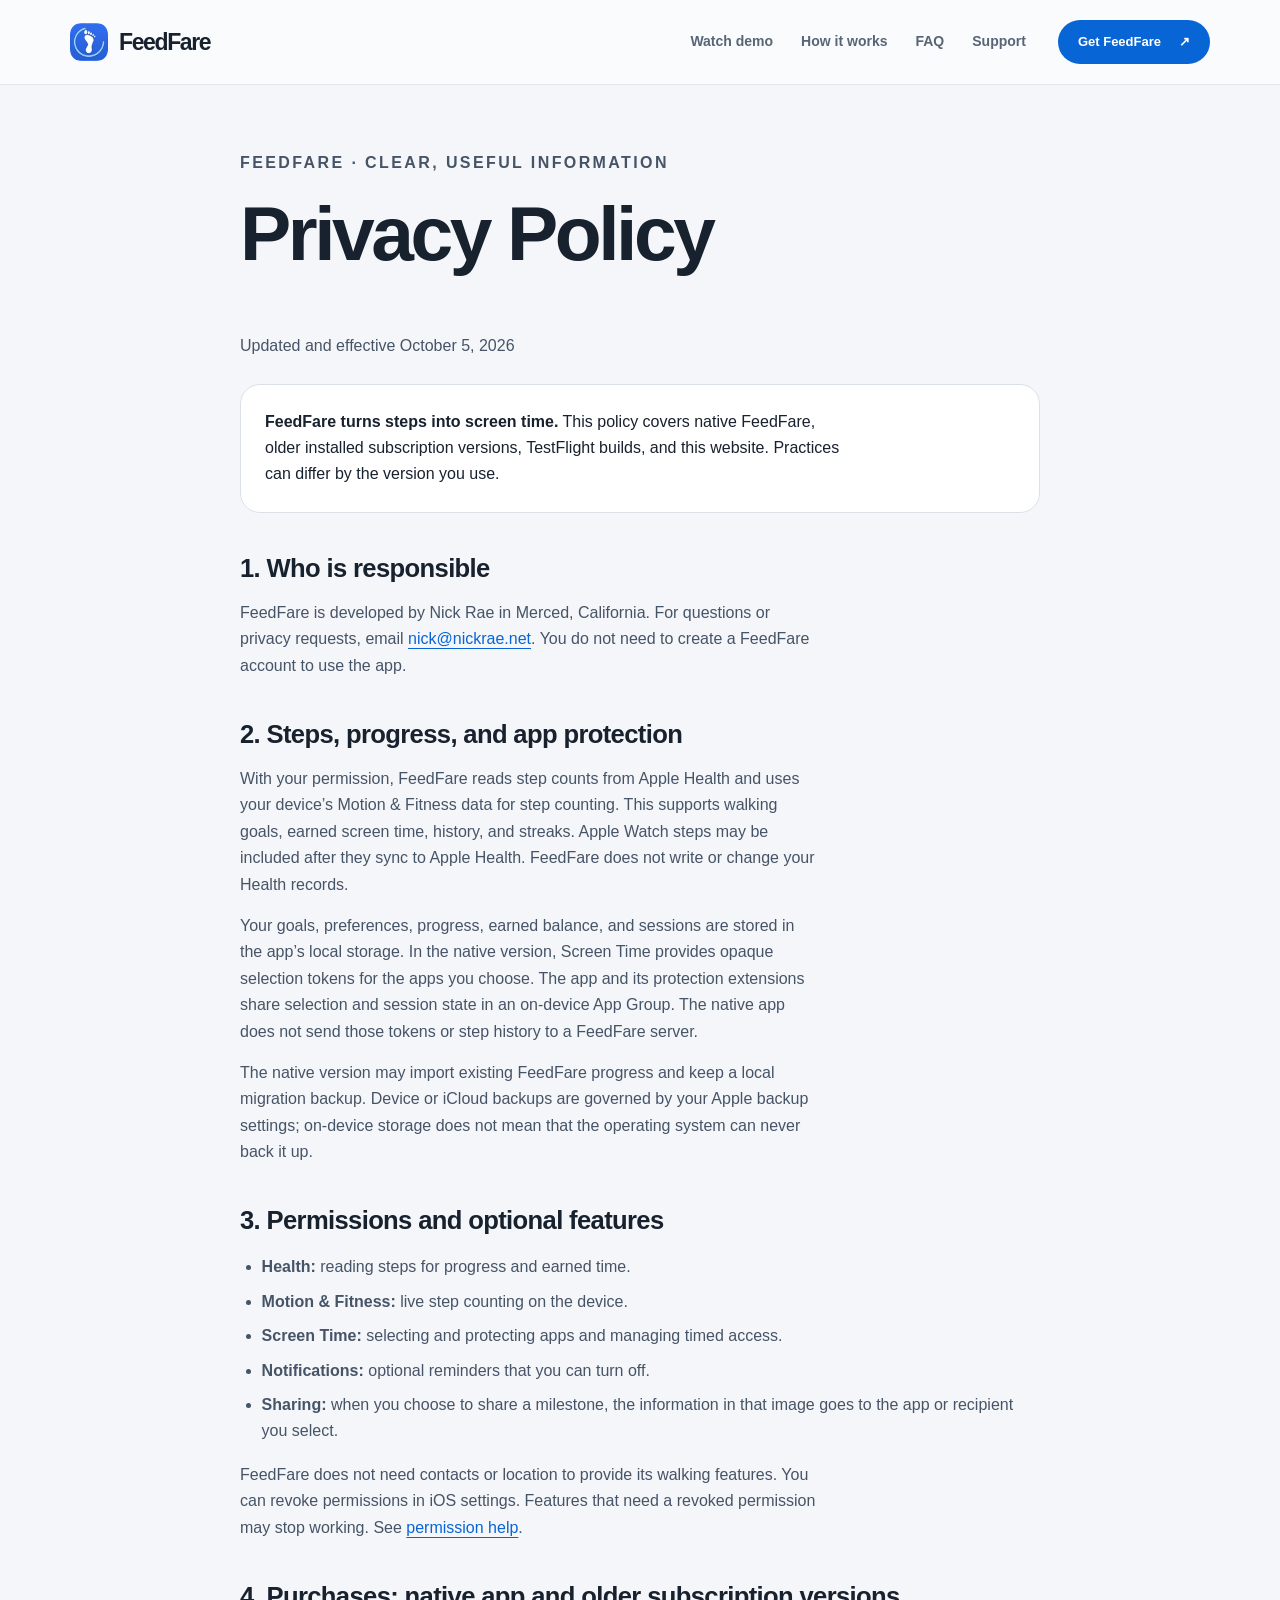
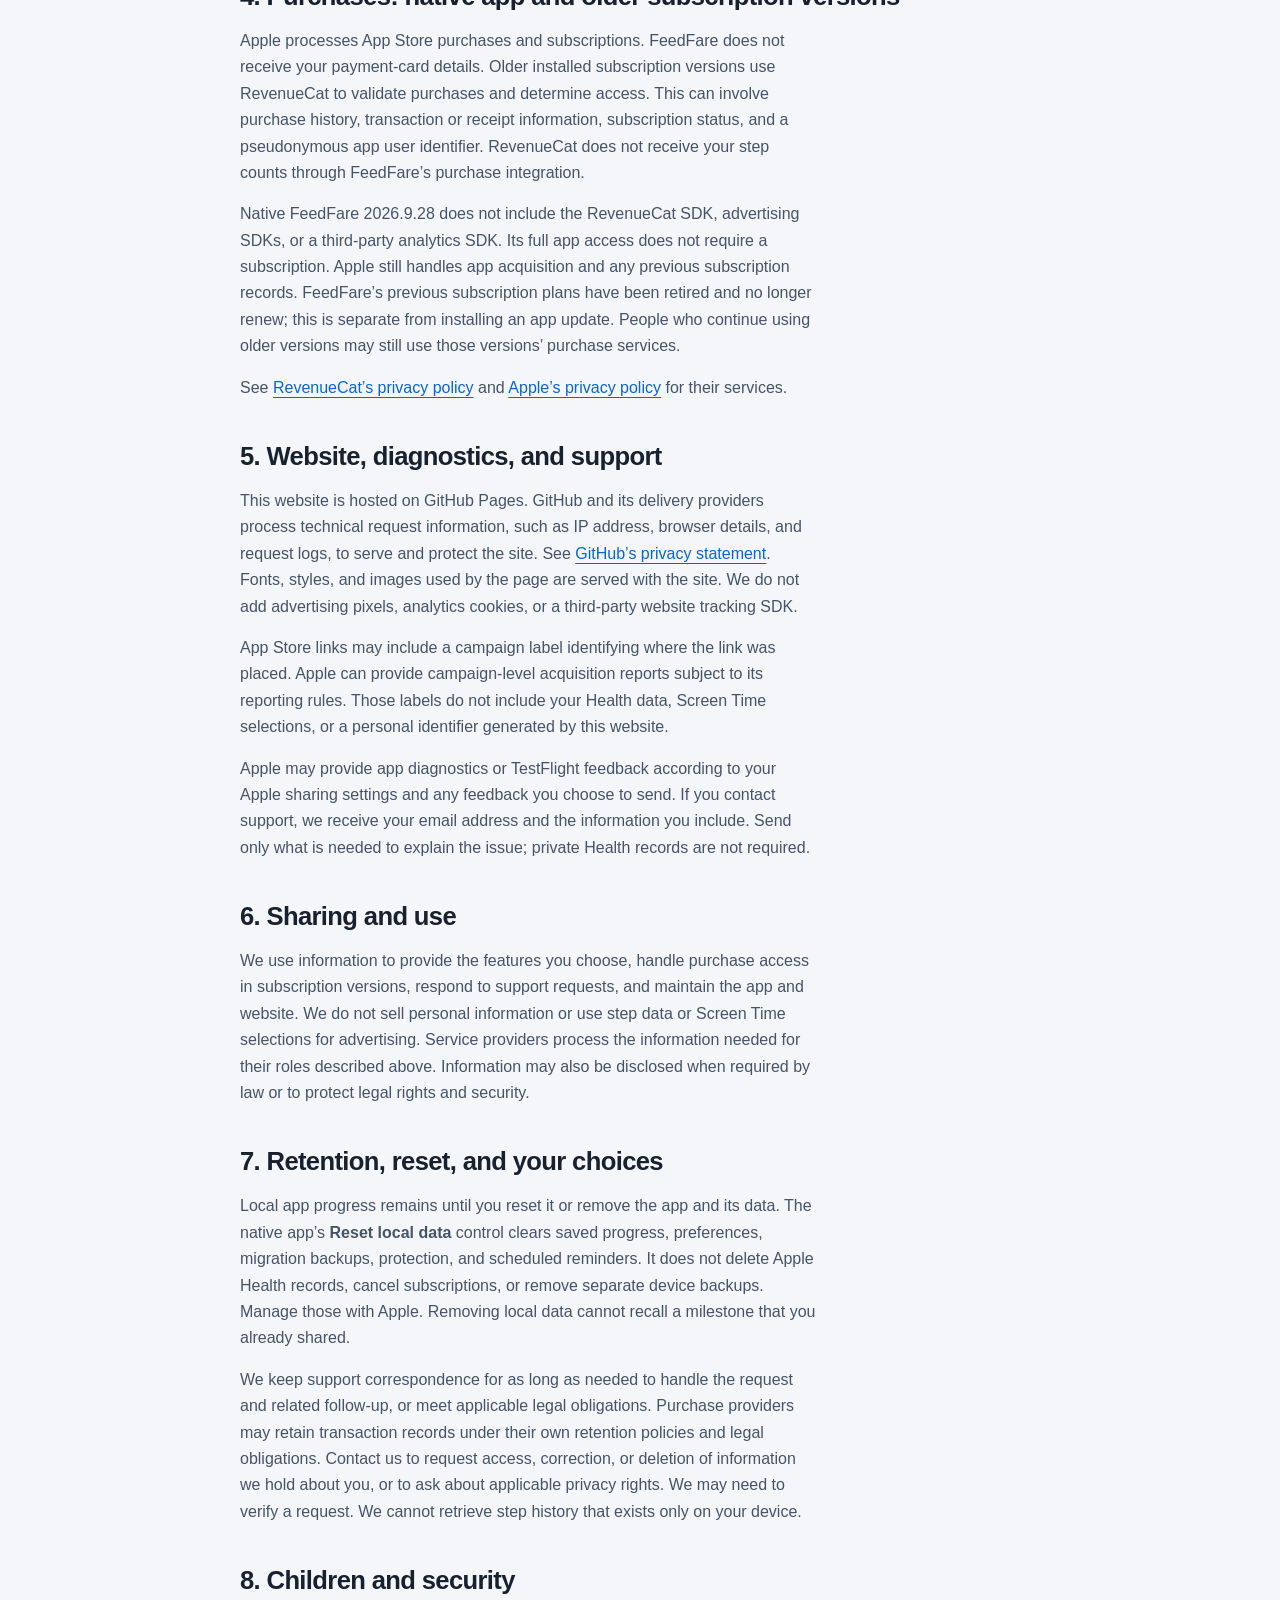
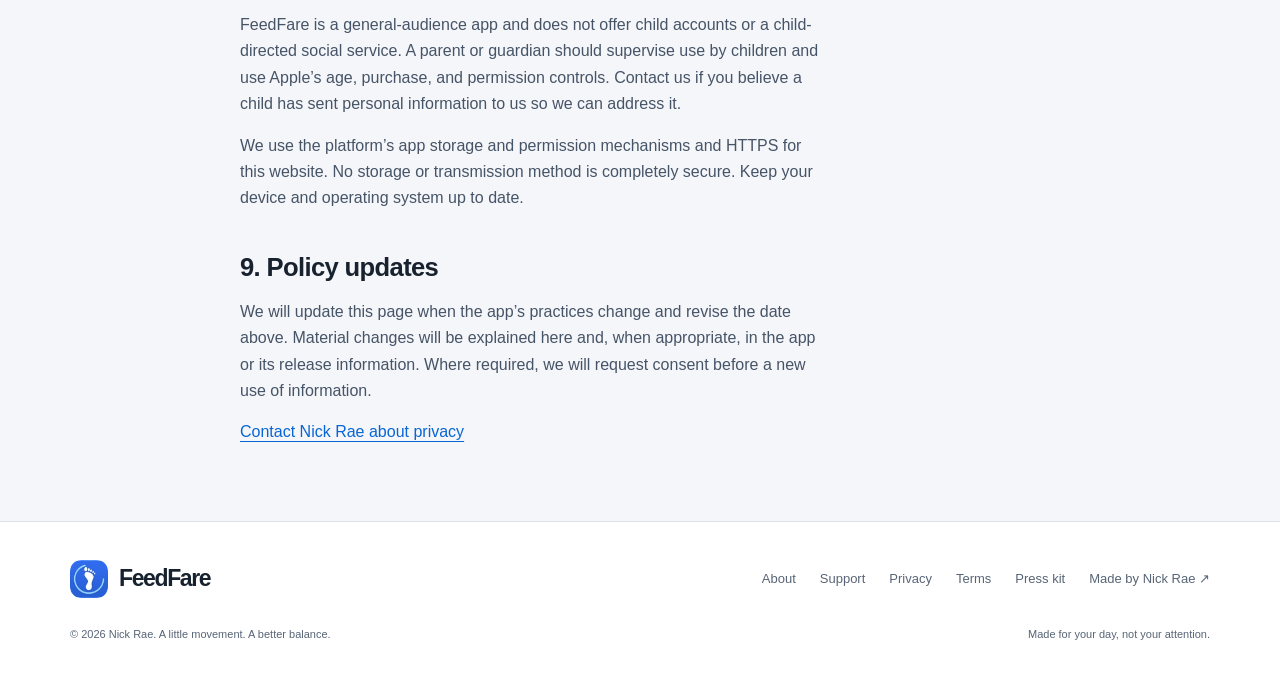
<file: privacy-policy.html>
<!doctype html>
<html lang="en"><head><meta charset="utf-8">
<meta http-equiv="Content-Security-Policy" content="default-src 'none'; base-uri 'none'; object-src 'none'; script-src 'self'; style-src 'self'; img-src 'self'; media-src 'self'; font-src 'self'; connect-src 'none'; form-action 'none'; upgrade-insecure-requests">
<meta name="viewport" content="width=device-width, initial-scale=1">
<meta name="referrer" content="strict-origin-when-cross-origin">
<meta name="theme-color" content="#f5f6f9">
<title>Privacy Policy — FeedFare</title><meta name="description" content="How FeedFare handles step counts, Screen Time selections, purchases, local data, and website requests.">
<link rel="canonical" href="https://feedfare.app/privacy-policy.html">
<link rel="icon" href="assets/favicon.png?v=build29" type="image/png"><link rel="apple-touch-icon" href="assets/apple-touch-icon.png?v=build29">
<meta name="apple-itunes-app" content="app-id=6758923557">
<meta property="og:type" content="website"><meta property="og:url" content="https://feedfare.app/privacy-policy.html"><meta property="og:title" content="Privacy Policy — FeedFare"><meta property="og:description" content="How FeedFare handles step counts, Screen Time selections, purchases, local data, and website requests."><meta property="og:image" content="https://feedfare.app/og-image.png?v=launch20261005"><meta property="og:image:width" content="1200"><meta property="og:image:height" content="630"><meta property="og:image:alt" content="FeedFare — Walk first. Scroll later. The native app with example progress.">
<meta name="twitter:card" content="summary_large_image"><meta name="twitter:title" content="Privacy Policy — FeedFare"><meta name="twitter:description" content="How FeedFare handles step counts, Screen Time selections, purchases, local data, and website requests."><meta name="twitter:image" content="https://feedfare.app/og-image.png?v=launch20261005">

<link rel="stylesheet" href="assets/site.css?v=20261022-duo">


</head><body id="top"><a class="skip-link" href="#main">Skip to content</a>
<header class="site-header"><nav class="wrap nav" aria-label="Main navigation">
<a class="brand" href="https://feedfare.app/" aria-label="FeedFare home"><img src="assets/app-icon-64.webp?v=build29" srcset="assets/app-icon-128.webp?v=build29 2x" width="38" height="38" alt="" decoding="async"><span translate="no">FeedFare</span></a>
<div class="nav-links"><a href="https://feedfare.app/#demo">Watch demo</a><a href="https://feedfare.app/#how-it-works">How it works</a><a href="https://feedfare.app/#faq">FAQ</a><a href="https://feedfare.app/support.html">Support</a></div>
<a class="button button-small" href="https://apps.apple.com/app/feedfare/id6758923557?ppid=fc80f820-a690-452a-95d4-76c93fce92d7&amp;pt=1329661&amp;ct=site_navigation&amp;mt=8">Get FeedFare<span aria-hidden="true">↗</span></a></nav></header><main id="main" class="wrap document"><div class="page-hero"><p class="eyebrow">FeedFare · Clear, useful information</p><h1>Privacy Policy</h1></div><p class="legal-date">Updated and effective October 5, 2026</p><div class="callout"><p><strong>FeedFare turns steps into screen time.</strong> This policy covers native FeedFare, older installed subscription versions, TestFlight builds, and this website. Practices can differ by the version you use.</p></div>
<h2>1. Who is responsible</h2><p>FeedFare is developed by Nick Rae in Merced, California. For questions or privacy requests, email <a href="mailto:nick@nickrae.net">nick@nickrae.net</a>. You do not need to create a FeedFare account to use the app.</p>
<h2>2. Steps, progress, and app protection</h2><p>With your permission, FeedFare reads step counts from Apple Health and uses your device’s Motion &amp; Fitness data for step counting. This supports walking goals, earned screen time, history, and streaks. Apple Watch steps may be included after they sync to Apple Health. FeedFare does not write or change your Health records.</p><p>Your goals, preferences, progress, earned balance, and sessions are stored in the app’s local storage. In the native version, Screen Time provides opaque selection tokens for the apps you choose. The app and its protection extensions share selection and session state in an on-device App Group. The native app does not send those tokens or step history to a FeedFare server.</p><p>The native version may import existing FeedFare progress and keep a local migration backup. Device or iCloud backups are governed by your Apple backup settings; on-device storage does not mean that the operating system can never back it up.</p>
<h2>3. Permissions and optional features</h2><ul><li><strong>Health:</strong> reading steps for progress and earned time.</li><li><strong>Motion &amp; Fitness:</strong> live step counting on the device.</li><li><strong>Screen Time:</strong> selecting and protecting apps and managing timed access.</li><li><strong>Notifications:</strong> optional reminders that you can turn off.</li><li><strong>Sharing:</strong> when you choose to share a milestone, the information in that image goes to the app or recipient you select.</li></ul><p>FeedFare does not need contacts or location to provide its walking features. You can revoke permissions in iOS settings. Features that need a revoked permission may stop working. See <a href="https://feedfare.app/support.html#permissions">permission help</a>.</p>
<h2>4. Purchases: native app and older subscription versions</h2><p>Apple processes App Store purchases and subscriptions. FeedFare does not receive your payment-card details. Older installed subscription versions use RevenueCat to validate purchases and determine access. This can involve purchase history, transaction or receipt information, subscription status, and a pseudonymous app user identifier. RevenueCat does not receive your step counts through FeedFare’s purchase integration.</p><p>Native FeedFare 2026.9.28 does not include the RevenueCat SDK, advertising SDKs, or a third-party analytics SDK. Its full app access does not require a subscription. Apple still handles app acquisition and any previous subscription records. FeedFare’s previous subscription plans have been retired and no longer renew; this is separate from installing an app update. People who continue using older versions may still use those versions’ purchase services.</p><p>See <a href="https://www.revenuecat.com/privacy">RevenueCat’s privacy policy</a> and <a href="https://www.apple.com/legal/privacy/">Apple’s privacy policy</a> for their services.</p>
<h2>5. Website, diagnostics, and support</h2><p>This website is hosted on GitHub Pages. GitHub and its delivery providers process technical request information, such as IP address, browser details, and request logs, to serve and protect the site. See <a href="https://docs.github.com/en/site-policy/privacy-policies/github-general-privacy-statement">GitHub’s privacy statement</a>. Fonts, styles, and images used by the page are served with the site. We do not add advertising pixels, analytics cookies, or a third-party website tracking SDK.</p><p>App Store links may include a campaign label identifying where the link was placed. Apple can provide campaign-level acquisition reports subject to its reporting rules. Those labels do not include your Health data, Screen Time selections, or a personal identifier generated by this website.</p><p>Apple may provide app diagnostics or TestFlight feedback according to your Apple sharing settings and any feedback you choose to send. If you contact support, we receive your email address and the information you include. Send only what is needed to explain the issue; private Health records are not required.</p>
<h2>6. Sharing and use</h2><p>We use information to provide the features you choose, handle purchase access in subscription versions, respond to support requests, and maintain the app and website. We do not sell personal information or use step data or Screen Time selections for advertising. Service providers process the information needed for their roles described above. Information may also be disclosed when required by law or to protect legal rights and security.</p>
<h2>7. Retention, reset, and your choices</h2><p>Local app progress remains until you reset it or remove the app and its data. The native app’s <strong>Reset local data</strong> control clears saved progress, preferences, migration backups, protection, and scheduled reminders. It does not delete Apple Health records, cancel subscriptions, or remove separate device backups. Manage those with Apple. Removing local data cannot recall a milestone that you already shared.</p><p>We keep support correspondence for as long as needed to handle the request and related follow-up, or meet applicable legal obligations. Purchase providers may retain transaction records under their own retention policies and legal obligations. Contact us to request access, correction, or deletion of information we hold about you, or to ask about applicable privacy rights. We may need to verify a request. We cannot retrieve step history that exists only on your device.</p>
<h2>8. Children and security</h2><p>FeedFare is a general-audience app and does not offer child accounts or a child-directed social service. A parent or guardian should supervise use by children and use Apple’s age, purchase, and permission controls. Contact us if you believe a child has sent personal information to us so we can address it.</p><p>We use the platform’s app storage and permission mechanisms and HTTPS for this website. No storage or transmission method is completely secure. Keep your device and operating system up to date.</p>
<h2>9. Policy updates</h2><p>We will update this page when the app’s practices change and revise the date above. Material changes will be explained here and, when appropriate, in the app or its release information. Where required, we will request consent before a new use of information.</p><p><a href="mailto:nick@nickrae.net">Contact Nick Rae about privacy</a></p></main><footer class="footer"><div class="wrap"><div class="footer-top"><a class="brand" href="https://feedfare.app/"><img src="assets/app-icon-64.webp?v=build29" width="32" height="32" alt="" loading="lazy"><span translate="no">FeedFare</span></a><nav class="footer-links" aria-label="Footer navigation"><a href="https://feedfare.app/#about">About</a><a href="https://feedfare.app/support.html">Support</a><a href="https://feedfare.app/privacy-policy.html">Privacy</a><a href="https://feedfare.app/terms.html">Terms</a><a href="https://feedfare.app/press.html">Press kit</a><a href="https://nickrae.net">Made by Nick Rae ↗</a></nav></div><div class="footer-bottom"><span>© 2026 Nick Rae. A little movement. A better balance.</span><span>Made for your day, not your attention.</span></div></div></footer></body></html>
</file>
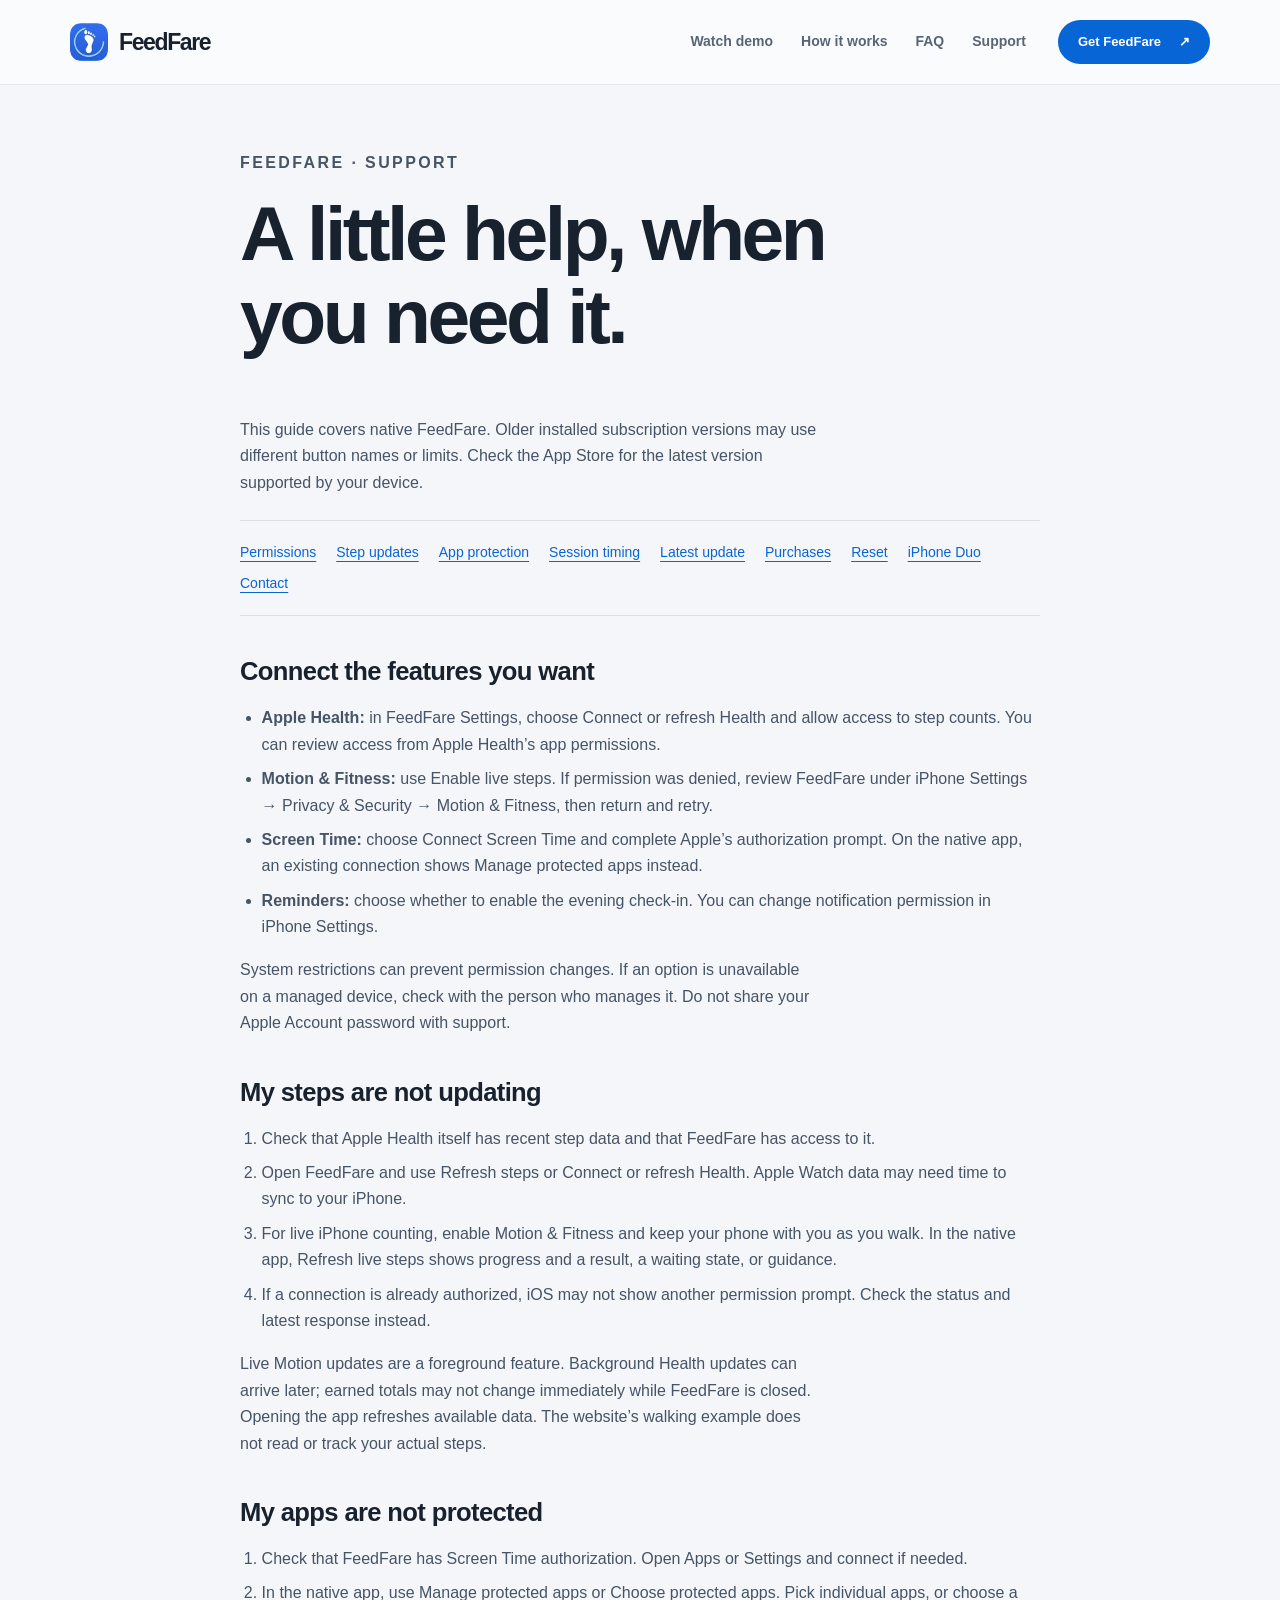
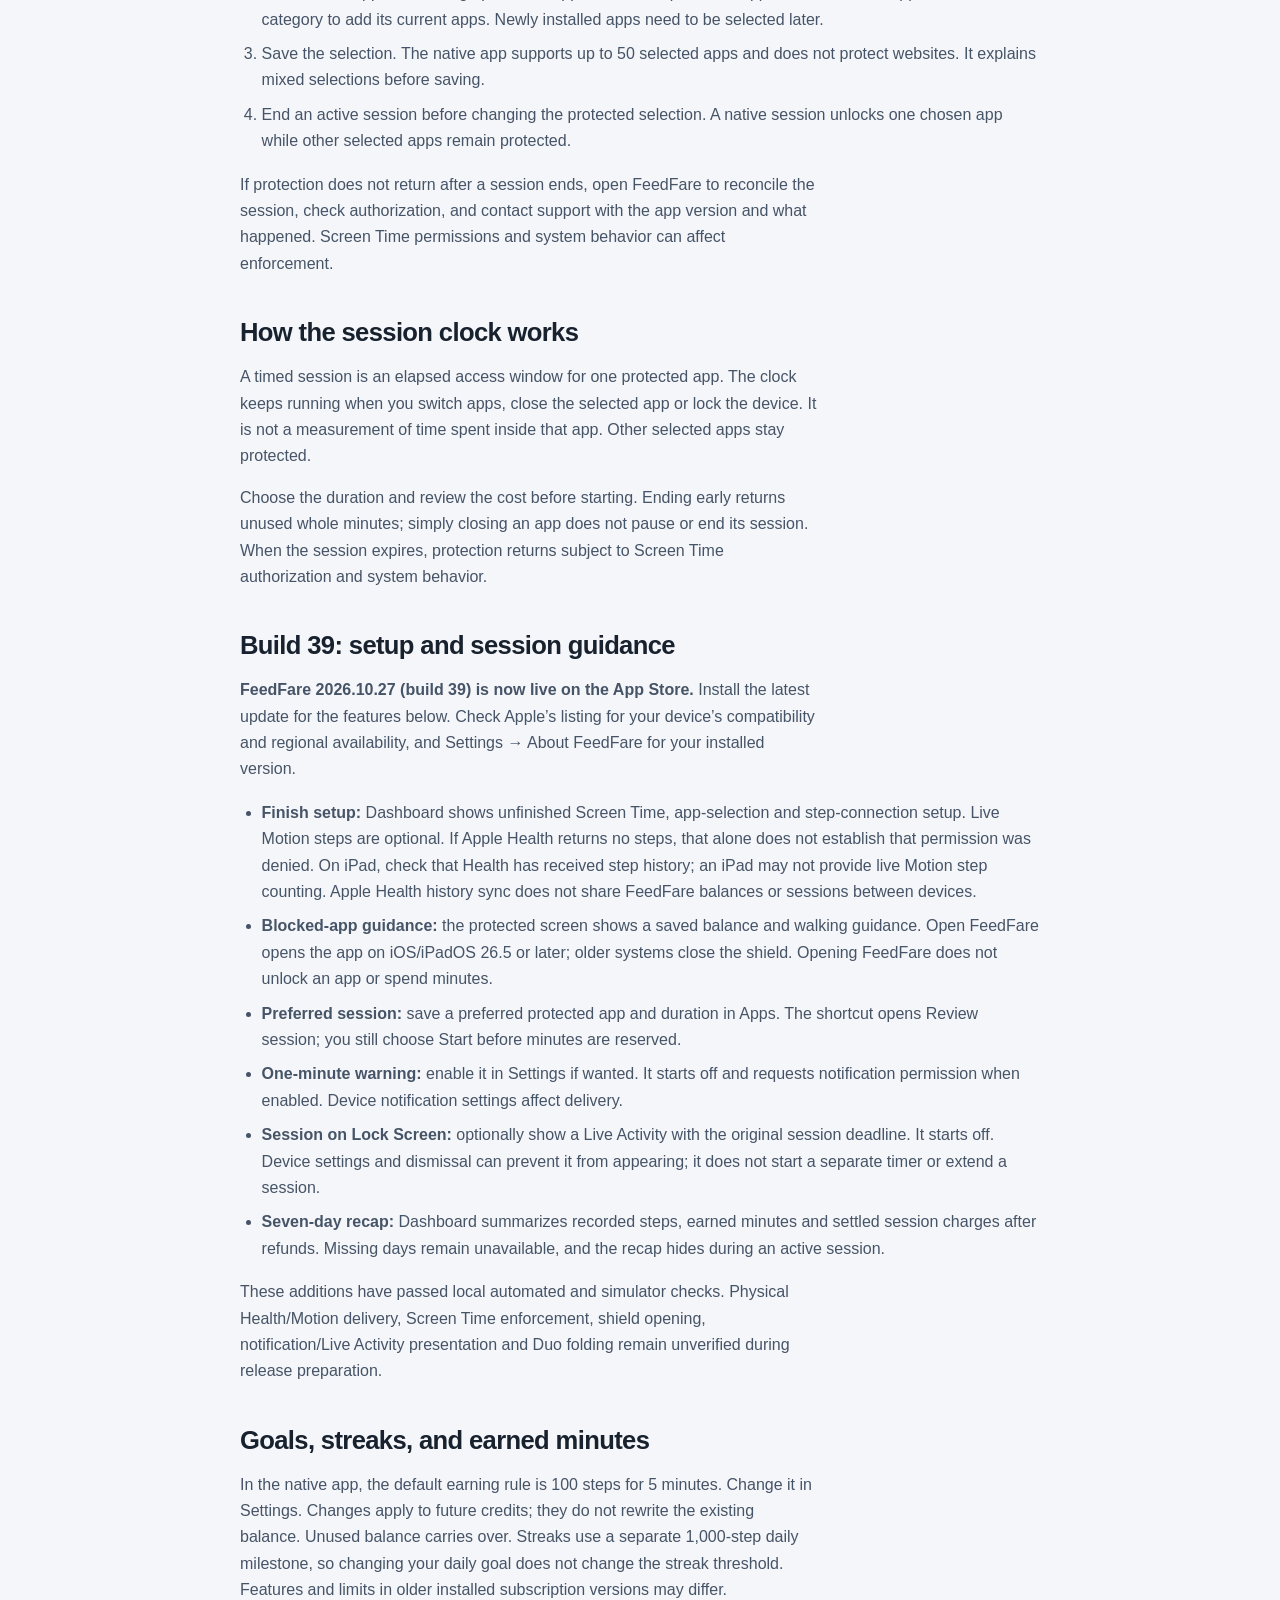
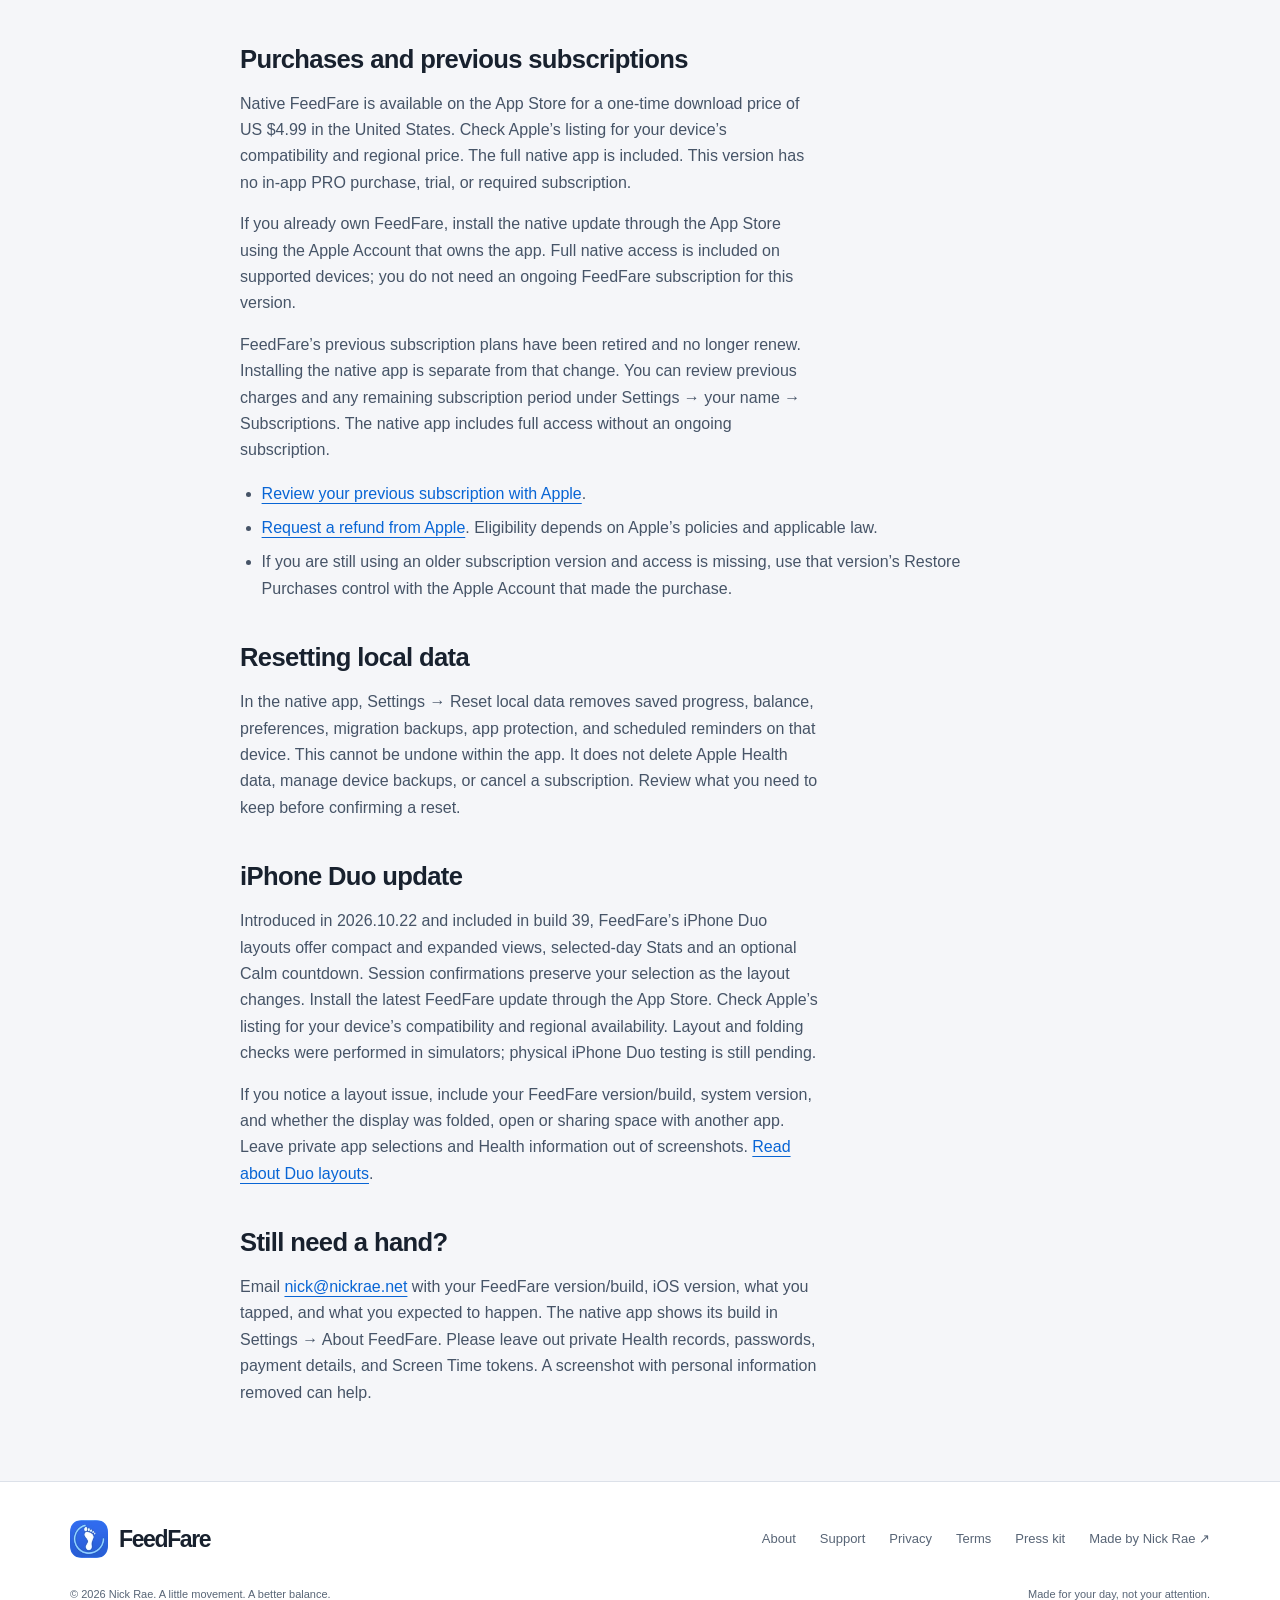
<file: support.html>
<!doctype html>
<html lang="en"><head><meta charset="utf-8">
<meta http-equiv="Content-Security-Policy" content="default-src 'none'; base-uri 'none'; object-src 'none'; script-src 'self'; style-src 'self'; img-src 'self'; media-src 'self'; font-src 'self'; connect-src 'none'; form-action 'none'; upgrade-insecure-requests">
<meta name="viewport" content="width=device-width, initial-scale=1">
<meta name="referrer" content="strict-origin-when-cross-origin">
<meta name="theme-color" content="#f5f6f9">
<title>A little help, when you need it. — FeedFare</title><meta name="description" content="Help with FeedFare permissions, step updates, Screen Time, subscriptions, and local data.">
<link rel="canonical" href="https://feedfare.app/support.html">
<link rel="icon" href="assets/favicon.png?v=build29" type="image/png"><link rel="apple-touch-icon" href="assets/apple-touch-icon.png?v=build29">
<meta name="apple-itunes-app" content="app-id=6758923557">
<meta property="og:type" content="website"><meta property="og:url" content="https://feedfare.app/support.html"><meta property="og:title" content="A little help, when you need it. — FeedFare"><meta property="og:description" content="Help with FeedFare permissions, step updates, Screen Time, subscriptions, and local data."><meta property="og:image" content="https://feedfare.app/og-image.png?v=launch20261005"><meta property="og:image:width" content="1200"><meta property="og:image:height" content="630"><meta property="og:image:alt" content="FeedFare — Walk first. Scroll later. The native app with example progress.">
<meta name="twitter:card" content="summary_large_image"><meta name="twitter:title" content="A little help, when you need it. — FeedFare"><meta name="twitter:description" content="Help with FeedFare permissions, step updates, Screen Time, subscriptions, and local data."><meta name="twitter:image" content="https://feedfare.app/og-image.png?v=launch20261005">

<link rel="stylesheet" href="assets/site.css?v=20261029-session">


</head><body id="top"><a class="skip-link" href="#main">Skip to content</a>
<header class="site-header"><nav class="wrap nav" aria-label="Main navigation">
<a class="brand" href="https://feedfare.app/" aria-label="FeedFare home"><img src="assets/app-icon-64.webp?v=build29" srcset="assets/app-icon-128.webp?v=build29 2x" width="38" height="38" alt="" decoding="async"><span translate="no">FeedFare</span></a>
<div class="nav-links"><a href="https://feedfare.app/#demo">Watch demo</a><a href="https://feedfare.app/#how-it-works">How it works</a><a href="https://feedfare.app/#faq">FAQ</a><a href="https://feedfare.app/support.html">Support</a></div>
<a class="button button-small" href="https://apps.apple.com/app/feedfare/id6758923557?ppid=fc80f820-a690-452a-95d4-76c93fce92d7&amp;pt=1329661&amp;ct=site_navigation&amp;mt=8">Get FeedFare<span aria-hidden="true">↗</span></a></nav></header><main id="main" class="wrap document"><div class="page-hero"><p class="eyebrow">FeedFare · Support</p><h1>A little help, when you need it.</h1></div><p>This guide covers native FeedFare. Older installed subscription versions may use different button names or limits. Check the App Store for the latest version supported by your device.</p><nav class="toc" aria-label="Support topics"><a href="#permissions">Permissions</a><a href="#steps">Step updates</a><a href="#screen-time">App protection</a><a href="#sessions">Session timing</a><a href="#next-update">Latest update</a><a href="#billing">Purchases</a><a href="#reset">Reset</a><a href="#iphone-duo">iPhone Duo</a><a href="#contact">Contact</a></nav>
<h2 id="permissions">Connect the features you want</h2><ul><li><strong>Apple Health:</strong> in FeedFare Settings, choose Connect or refresh Health and allow access to step counts. You can review access from Apple Health’s app permissions.</li><li><strong>Motion &amp; Fitness:</strong> use Enable live steps. If permission was denied, review FeedFare under iPhone Settings → Privacy &amp; Security → Motion &amp; Fitness, then return and retry.</li><li><strong>Screen Time:</strong> choose Connect Screen Time and complete Apple’s authorization prompt. On the native app, an existing connection shows Manage protected apps instead.</li><li><strong>Reminders:</strong> choose whether to enable the evening check-in. You can change notification permission in iPhone Settings.</li></ul><p>System restrictions can prevent permission changes. If an option is unavailable on a managed device, check with the person who manages it. Do not share your Apple Account password with support.</p>
<h2 id="steps">My steps are not updating</h2><ol><li>Check that Apple Health itself has recent step data and that FeedFare has access to it.</li><li>Open FeedFare and use Refresh steps or Connect or refresh Health. Apple Watch data may need time to sync to your iPhone.</li><li>For live iPhone counting, enable Motion &amp; Fitness and keep your phone with you as you walk. In the native app, Refresh live steps shows progress and a result, a waiting state, or guidance.</li><li>If a connection is already authorized, iOS may not show another permission prompt. Check the status and latest response instead.</li></ol><p>Live Motion updates are a foreground feature. Background Health updates can arrive later; earned totals may not change immediately while FeedFare is closed. Opening the app refreshes available data. The website’s walking example does not read or track your actual steps.</p>
<h2 id="screen-time">My apps are not protected</h2><ol><li>Check that FeedFare has Screen Time authorization. Open Apps or Settings and connect if needed.</li><li>In the native app, use Manage protected apps or Choose protected apps. Pick individual apps, or choose a category to add its current apps. Newly installed apps need to be selected later.</li><li>Save the selection. The native app supports up to 50 selected apps and does not protect websites. It explains mixed selections before saving.</li><li>End an active session before changing the protected selection. A native session unlocks one chosen app while other selected apps remain protected.</li></ol><p>If protection does not return after a session ends, open FeedFare to reconcile the session, check authorization, and contact support with the app version and what happened. Screen Time permissions and system behavior can affect enforcement.</p>
<h2 id="sessions">How the session clock works</h2><p>A timed session is an elapsed access window for one protected app. The clock keeps running when you switch apps, close the selected app or lock the device. It is not a measurement of time spent inside that app. Other selected apps stay protected.</p><p>Choose the duration and review the cost before starting. Ending early returns unused whole minutes; simply closing an app does not pause or end its session. When the session expires, protection returns subject to Screen Time authorization and system behavior.</p>
<h2 id="next-update">Build 39: setup and session guidance</h2><p><strong>FeedFare 2026.10.27 (build 39) is now live on the App Store.</strong> Install the latest update for the features below. Check Apple’s listing for your device’s compatibility and regional availability, and Settings → About FeedFare for your installed version.</p><ul><li><strong>Finish setup:</strong> Dashboard shows unfinished Screen Time, app-selection and step-connection setup. Live Motion steps are optional. If Apple Health returns no steps, that alone does not establish that permission was denied. On iPad, check that Health has received step history; an iPad may not provide live Motion step counting. Apple Health history sync does not share FeedFare balances or sessions between devices.</li><li><strong>Blocked-app guidance:</strong> the protected screen shows a saved balance and walking guidance. Open FeedFare opens the app on iOS/iPadOS 26.5 or later; older systems close the shield. Opening FeedFare does not unlock an app or spend minutes.</li><li><strong>Preferred session:</strong> save a preferred protected app and duration in Apps. The shortcut opens Review session; you still choose Start before minutes are reserved.</li><li><strong>One-minute warning:</strong> enable it in Settings if wanted. It starts off and requests notification permission when enabled. Device notification settings affect delivery.</li><li><strong>Session on Lock Screen:</strong> optionally show a Live Activity with the original session deadline. It starts off. Device settings and dismissal can prevent it from appearing; it does not start a separate timer or extend a session.</li><li><strong>Seven-day recap:</strong> Dashboard summarizes recorded steps, earned minutes and settled session charges after refunds. Missing days remain unavailable, and the recap hides during an active session.</li></ul><p>These additions have passed local automated and simulator checks. Physical Health/Motion delivery, Screen Time enforcement, shield opening, notification/Live Activity presentation and Duo folding remain unverified during release preparation.</p>
<h2>Goals, streaks, and earned minutes</h2><p>In the native app, the default earning rule is 100 steps for 5 minutes. Change it in Settings. Changes apply to future credits; they do not rewrite the existing balance. Unused balance carries over. Streaks use a separate 1,000-step daily milestone, so changing your daily goal does not change the streak threshold. Features and limits in older installed subscription versions may differ.</p>
<h2 id="billing">Purchases and previous subscriptions</h2><p>Native FeedFare is available on the App Store for a one-time download price of US $4.99 in the United States. Check Apple’s listing for your device’s compatibility and regional price. The full native app is included. This version has no in-app PRO purchase, trial, or required subscription.</p><p>If you already own FeedFare, install the native update through the App Store using the Apple Account that owns the app. Full native access is included on supported devices; you do not need an ongoing FeedFare subscription for this version.</p><p>FeedFare’s previous subscription plans have been retired and no longer renew. Installing the native app is separate from that change. You can review previous charges and any remaining subscription period under Settings → your name → Subscriptions. The native app includes full access without an ongoing subscription.</p><ul><li><a href="https://support.apple.com/en-us/118428">Review your previous subscription with Apple</a>.</li><li><a href="https://support.apple.com/en-us/118223">Request a refund from Apple</a>. Eligibility depends on Apple’s policies and applicable law.</li><li>If you are still using an older subscription version and access is missing, use that version’s Restore Purchases control with the Apple Account that made the purchase.</li></ul>
<h2 id="reset">Resetting local data</h2><p>In the native app, Settings → Reset local data removes saved progress, balance, preferences, migration backups, app protection, and scheduled reminders on that device. This cannot be undone within the app. It does not delete Apple Health data, manage device backups, or cancel a subscription. Review what you need to keep before confirming a reset.</p>
<h2 id="iphone-duo">iPhone Duo update</h2><p>Introduced in 2026.10.22 and included in build 39, FeedFare’s iPhone Duo layouts offer compact and expanded views, selected-day Stats and an optional Calm countdown. Session confirmations preserve your selection as the layout changes. Install the latest FeedFare update through the App Store. Check Apple’s listing for your device’s compatibility and regional availability. Layout and folding checks were performed in simulators; physical iPhone Duo testing is still pending.</p><p>If you notice a layout issue, include your FeedFare version/build, system version, and whether the display was folded, open or sharing space with another app. Leave private app selections and Health information out of screenshots. <a href="https://feedfare.app/#iphone-duo">Read about Duo layouts</a>.</p>
<h2 id="contact">Still need a hand?</h2><p>Email <a href="mailto:nick@nickrae.net?subject=FeedFare%20support">nick@nickrae.net</a> with your FeedFare version/build, iOS version, what you tapped, and what you expected to happen. The native app shows its build in Settings → About FeedFare. Please leave out private Health records, passwords, payment details, and Screen Time tokens. A screenshot with personal information removed can help.</p></main><footer class="footer"><div class="wrap"><div class="footer-top"><a class="brand" href="https://feedfare.app/"><img src="assets/app-icon-64.webp?v=build29" width="32" height="32" alt="" loading="lazy"><span translate="no">FeedFare</span></a><nav class="footer-links" aria-label="Footer navigation"><a href="https://feedfare.app/#about">About</a><a href="https://feedfare.app/support.html">Support</a><a href="https://feedfare.app/privacy-policy.html">Privacy</a><a href="https://feedfare.app/terms.html">Terms</a><a href="https://feedfare.app/press.html">Press kit</a><a href="https://nickrae.net">Made by Nick Rae ↗</a></nav></div><div class="footer-bottom"><span>© 2026 Nick Rae. A little movement. A better balance.</span><span>Made for your day, not your attention.</span></div></div></footer></body></html>
</file>
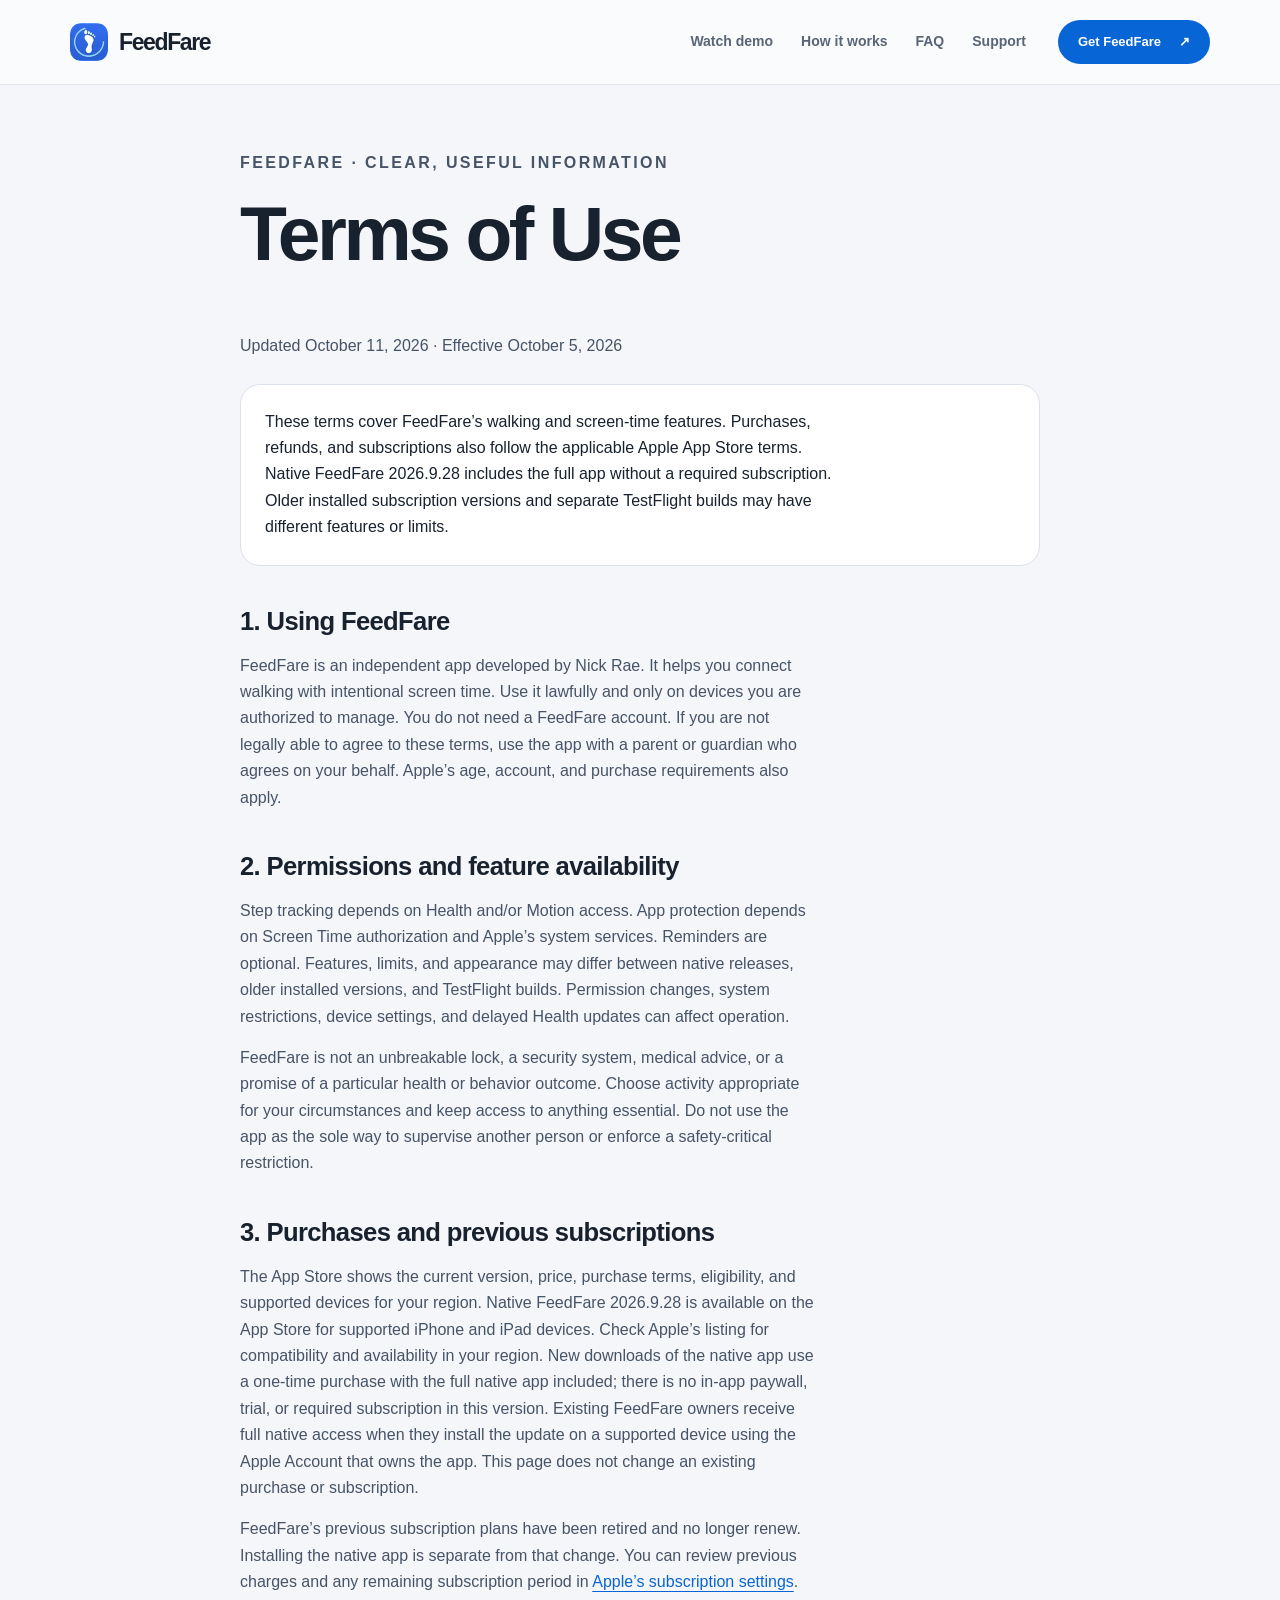
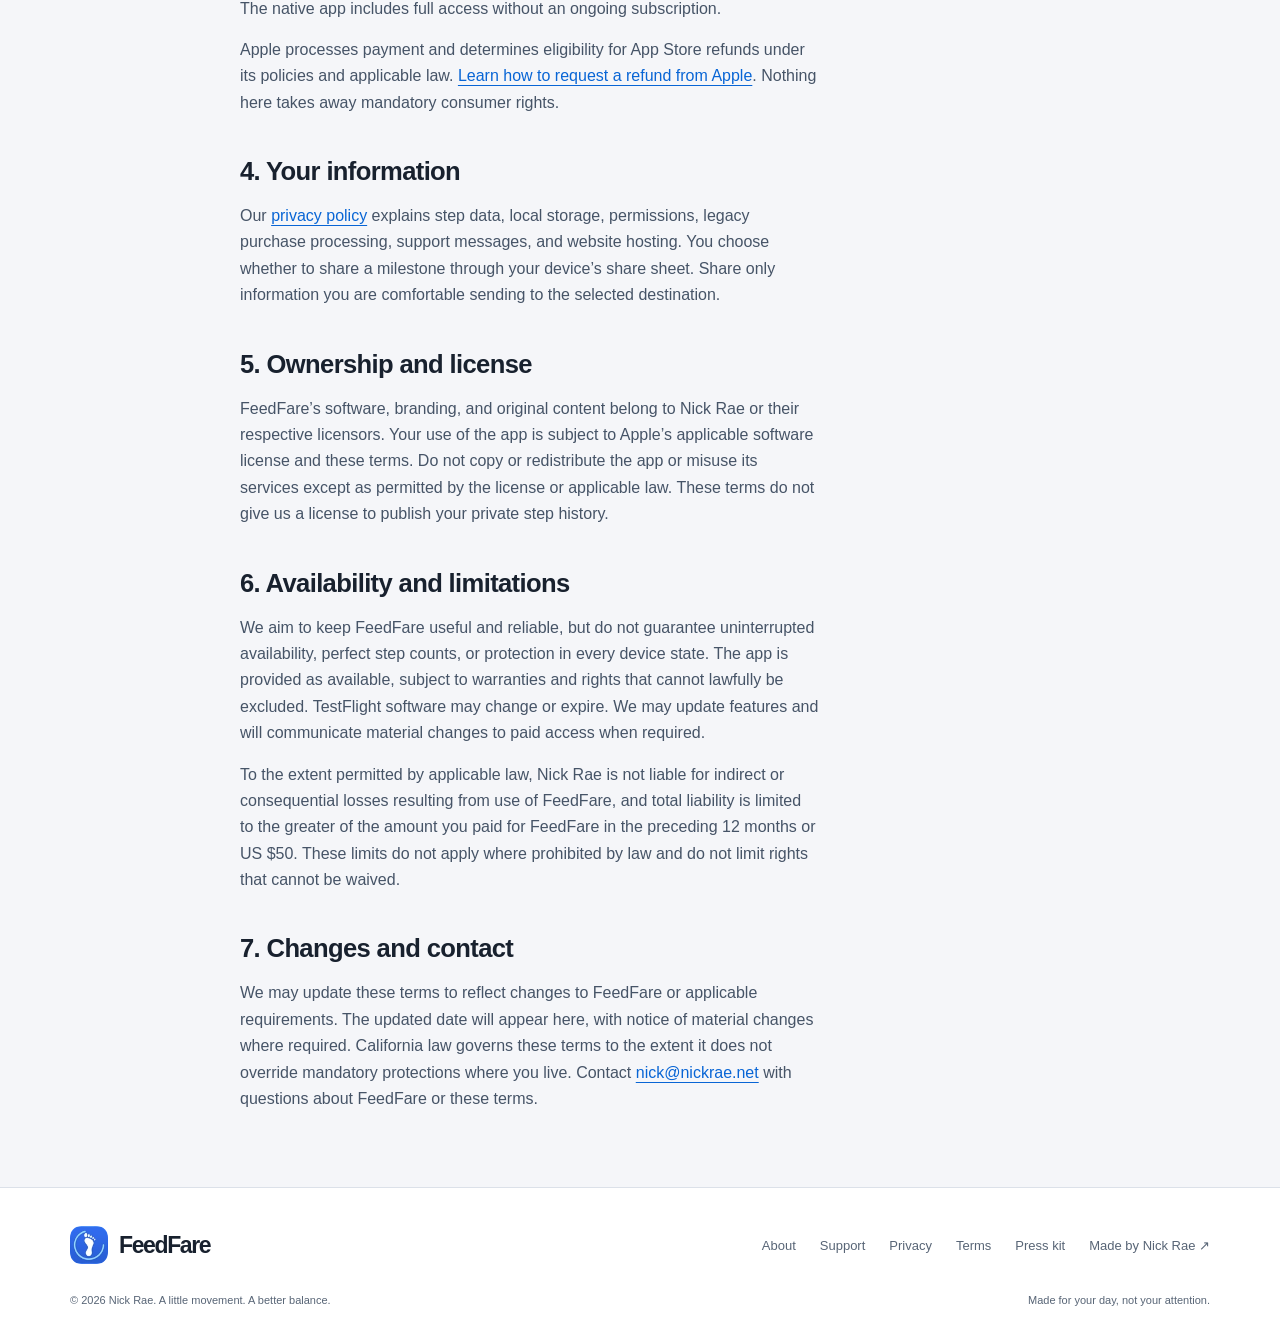
<file: terms.html>
<!doctype html>
<html lang="en"><head><meta charset="utf-8">
<meta http-equiv="Content-Security-Policy" content="default-src 'none'; base-uri 'none'; object-src 'none'; script-src 'self'; style-src 'self'; img-src 'self'; media-src 'self'; font-src 'self'; connect-src 'none'; form-action 'none'; upgrade-insecure-requests">
<meta name="viewport" content="width=device-width, initial-scale=1">
<meta name="referrer" content="strict-origin-when-cross-origin">
<meta name="theme-color" content="#f5f6f9">
<title>Terms of Use — FeedFare</title><meta name="description" content="FeedFare terms for walking features, app protection, one-time downloads, and previous subscriptions.">
<link rel="canonical" href="https://feedfare.app/terms.html">
<link rel="icon" href="assets/favicon.png?v=build29" type="image/png"><link rel="apple-touch-icon" href="assets/apple-touch-icon.png?v=build29">
<meta name="apple-itunes-app" content="app-id=6758923557">
<meta property="og:type" content="website"><meta property="og:url" content="https://feedfare.app/terms.html"><meta property="og:title" content="Terms of Use — FeedFare"><meta property="og:description" content="FeedFare terms for walking features, app protection, one-time downloads, and previous subscriptions."><meta property="og:image" content="https://feedfare.app/og-image.png?v=launch20261005"><meta property="og:image:width" content="1200"><meta property="og:image:height" content="630"><meta property="og:image:alt" content="FeedFare — Walk first. Scroll later. The native app with example progress.">
<meta name="twitter:card" content="summary_large_image"><meta name="twitter:title" content="Terms of Use — FeedFare"><meta name="twitter:description" content="FeedFare terms for walking features, app protection, one-time downloads, and previous subscriptions."><meta name="twitter:image" content="https://feedfare.app/og-image.png?v=launch20261005">

<link rel="stylesheet" href="assets/site.css?v=20261022-duo">


</head><body id="top"><a class="skip-link" href="#main">Skip to content</a>
<header class="site-header"><nav class="wrap nav" aria-label="Main navigation">
<a class="brand" href="https://feedfare.app/" aria-label="FeedFare home"><img src="assets/app-icon-64.webp?v=build29" srcset="assets/app-icon-128.webp?v=build29 2x" width="38" height="38" alt="" decoding="async"><span translate="no">FeedFare</span></a>
<div class="nav-links"><a href="https://feedfare.app/#demo">Watch demo</a><a href="https://feedfare.app/#how-it-works">How it works</a><a href="https://feedfare.app/#faq">FAQ</a><a href="https://feedfare.app/support.html">Support</a></div>
<a class="button button-small" href="https://apps.apple.com/app/feedfare/id6758923557?ppid=fc80f820-a690-452a-95d4-76c93fce92d7&amp;pt=1329661&amp;ct=site_navigation&amp;mt=8">Get FeedFare<span aria-hidden="true">↗</span></a></nav></header><main id="main" class="wrap document"><div class="page-hero"><p class="eyebrow">FeedFare · Clear, useful information</p><h1>Terms of Use</h1></div><p class="legal-date">Updated October 11, 2026 · Effective October 5, 2026</p><div class="callout"><p>These terms cover FeedFare’s walking and screen-time features. Purchases, refunds, and subscriptions also follow the applicable Apple App Store terms. Native FeedFare 2026.9.28 includes the full app without a required subscription. Older installed subscription versions and separate TestFlight builds may have different features or limits.</p></div>
<h2>1. Using FeedFare</h2><p>FeedFare is an independent app developed by Nick Rae. It helps you connect walking with intentional screen time. Use it lawfully and only on devices you are authorized to manage. You do not need a FeedFare account. If you are not legally able to agree to these terms, use the app with a parent or guardian who agrees on your behalf. Apple’s age, account, and purchase requirements also apply.</p>
<h2>2. Permissions and feature availability</h2><p>Step tracking depends on Health and/or Motion access. App protection depends on Screen Time authorization and Apple’s system services. Reminders are optional. Features, limits, and appearance may differ between native releases, older installed versions, and TestFlight builds. Permission changes, system restrictions, device settings, and delayed Health updates can affect operation.</p><p>FeedFare is not an unbreakable lock, a security system, medical advice, or a promise of a particular health or behavior outcome. Choose activity appropriate for your circumstances and keep access to anything essential. Do not use the app as the sole way to supervise another person or enforce a safety-critical restriction.</p>
<h2>3. Purchases and previous subscriptions</h2><p>The App Store shows the current version, price, purchase terms, eligibility, and supported devices for your region. Native FeedFare 2026.9.28 is available on the App Store for supported iPhone and iPad devices. Check Apple’s listing for compatibility and availability in your region. New downloads of the native app use a one-time purchase with the full native app included; there is no in-app paywall, trial, or required subscription in this version. Existing FeedFare owners receive full native access when they install the update on a supported device using the Apple Account that owns the app. This page does not change an existing purchase or subscription.</p><p>FeedFare’s previous subscription plans have been retired and no longer renew. Installing the native app is separate from that change. You can review previous charges and any remaining subscription period in <a href="https://apps.apple.com/account/subscriptions">Apple’s subscription settings</a>. The native app includes full access without an ongoing subscription.</p><p>Apple processes payment and determines eligibility for App Store refunds under its policies and applicable law. <a href="https://support.apple.com/en-us/118223">Learn how to request a refund from Apple</a>. Nothing here takes away mandatory consumer rights.</p>
<h2>4. Your information</h2><p>Our <a href="https://feedfare.app/privacy-policy.html">privacy policy</a> explains step data, local storage, permissions, legacy purchase processing, support messages, and website hosting. You choose whether to share a milestone through your device’s share sheet. Share only information you are comfortable sending to the selected destination.</p>
<h2>5. Ownership and license</h2><p>FeedFare’s software, branding, and original content belong to Nick Rae or their respective licensors. Your use of the app is subject to Apple’s applicable software license and these terms. Do not copy or redistribute the app or misuse its services except as permitted by the license or applicable law. These terms do not give us a license to publish your private step history.</p>
<h2>6. Availability and limitations</h2><p>We aim to keep FeedFare useful and reliable, but do not guarantee uninterrupted availability, perfect step counts, or protection in every device state. The app is provided as available, subject to warranties and rights that cannot lawfully be excluded. TestFlight software may change or expire. We may update features and will communicate material changes to paid access when required.</p><p>To the extent permitted by applicable law, Nick Rae is not liable for indirect or consequential losses resulting from use of FeedFare, and total liability is limited to the greater of the amount you paid for FeedFare in the preceding 12 months or US $50. These limits do not apply where prohibited by law and do not limit rights that cannot be waived.</p>
<h2>7. Changes and contact</h2><p>We may update these terms to reflect changes to FeedFare or applicable requirements. The updated date will appear here, with notice of material changes where required. California law governs these terms to the extent it does not override mandatory protections where you live. Contact <a href="mailto:nick@nickrae.net">nick@nickrae.net</a> with questions about FeedFare or these terms.</p></main><footer class="footer"><div class="wrap"><div class="footer-top"><a class="brand" href="https://feedfare.app/"><img src="assets/app-icon-64.webp?v=build29" width="32" height="32" alt="" loading="lazy"><span translate="no">FeedFare</span></a><nav class="footer-links" aria-label="Footer navigation"><a href="https://feedfare.app/#about">About</a><a href="https://feedfare.app/support.html">Support</a><a href="https://feedfare.app/privacy-policy.html">Privacy</a><a href="https://feedfare.app/terms.html">Terms</a><a href="https://feedfare.app/press.html">Press kit</a><a href="https://nickrae.net">Made by Nick Rae ↗</a></nav></div><div class="footer-bottom"><span>© 2026 Nick Rae. A little movement. A better balance.</span><span>Made for your day, not your attention.</span></div></div></footer></body></html>
</file>
<file: assets/site.css>
:root{color-scheme:light;--ink:#18212e;--muted:#586576;--blue:#0865d5;--blue-dark:#064caa;--paper:#f5f6f9;--white:#fff;--line:#dce1e9;--green:#26754b;--radius:28px;--body:-apple-system,BlinkMacSystemFont,"Avenir Next","Segoe UI",sans-serif;--display:ui-rounded,"SF Pro Rounded","Avenir Next",-apple-system,BlinkMacSystemFont,sans-serif}
*{box-sizing:border-box}html{scroll-padding-top:100px}body{margin:0;background:var(--paper);color:var(--ink);font:17px/1.65 var(--body);-webkit-font-smoothing:antialiased}a{color:var(--blue);text-underline-offset:4px}a:hover{color:var(--blue-dark)}button,input,select{font:inherit}button,a,summary,select,input{touch-action:manipulation;-webkit-tap-highlight-color:#b6d6ff}button,summary,select{cursor:pointer}:focus-visible{outline:3px solid var(--blue-dark);outline-offset:5px}img,svg{max-width:100%;display:block}img{height:auto}h1,h2,h3,p,figure{margin:0}h1,h2,h3{font-family:var(--display);line-height:1.09;letter-spacing:-.045em;text-wrap:balance}h1{font-size:clamp(3.4rem,6.9vw,6.35rem);font-weight:760}h2{font-size:clamp(2.15rem,4.5vw,3.9rem);font-weight:730}h3{font-size:1.45rem;letter-spacing:-.025em;font-weight:700}p{max-width:65ch}ul,ol{padding-left:1.35rem}li+li{margin-top:.5rem}.wrap{width:min(1140px,calc(100% - 80px));margin-inline:auto}.skip-link{position:fixed;left:20px;top:-100px;z-index:99;background:var(--ink);color:white;padding:12px 20px;border-radius:12px}.skip-link:focus{top:12px;color:white}.site-header{position:sticky;top:0;z-index:20;background:rgba(250,251,253,.94);border-bottom:1px solid rgba(214,221,232,.7);backdrop-filter:blur(18px);-webkit-backdrop-filter:blur(18px)}.nav{display:flex;align-items:center;gap:32px;min-height:84px}.brand{display:inline-flex;align-items:center;gap:11px;color:var(--ink);text-decoration:none;font:750 23px/1 var(--display);letter-spacing:-.06em;flex-shrink:0}.brand img{border-radius:11px;width:38px;height:38px}.nav-links{display:flex;gap:28px;align-items:center;margin-left:auto}.nav-links a{color:var(--muted);font-size:14px;font-weight:600;text-decoration:none;padding-block:12px}.nav-links a:hover{color:var(--blue)}.button{display:inline-flex;justify-content:center;align-items:center;gap:18px;min-height:52px;max-width:100%;padding:14px 23px;border:1px solid transparent;border-radius:999px;background:var(--blue);color:#fff;text-decoration:none;font-weight:650;font-size:15px;line-height:1.4;transition:background-color .18s,transform .18s;white-space:normal;text-align:center}.button:hover{color:#fff;background:var(--blue-dark);transform:translateY(-1px)}.button-small{min-height:44px;padding:10px 19px;font-size:13px}.button-light{background:white;color:var(--blue-dark)}.button-light:hover{background:#e9f2ff;color:var(--blue-dark)}.text-link{display:inline-flex;gap:12px;align-items:center;min-height:44px;font-weight:650;font-size:15px}.eyebrow{display:flex;align-items:center;gap:10px;font-size:11px;line-height:1.6;text-transform:uppercase;letter-spacing:.15em;font-weight:700;color:var(--muted)}.eyebrow-dot{width:7px;height:7px;flex-shrink:0;border-radius:100%;background:var(--green)}.hero{display:grid;grid-template-columns:1.12fr 1fr;gap:45px;align-items:center;padding-block:64px 68px}.hero-copy{padding-block:20px}.hero h1{margin-top:22px}.hero h1 span{display:block;color:var(--blue)}.hero-description{font-size:19px;line-height:1.7;color:var(--muted);max-width:440px;margin-top:26px}.hero-actions{display:flex;gap:22px;align-items:center;flex-wrap:wrap;margin-top:30px}.store-note{font-size:12px;color:var(--muted);margin-top:14px;max-width:410px}.hero-visual{position:relative;min-width:0;display:flex;flex-direction:column;align-items:center}.product-stage{position:relative;width:100%;min-height:545px;display:flex;align-items:center;justify-content:center;isolation:isolate}.stage-orbit{position:absolute;width:min(450px,100%);aspect-ratio:1;border:1px solid #d2deee;border-radius:50%;z-index:-1;background:radial-gradient(circle,#e7f0ff 0%,#edf3fc 50%,transparent 71%)}.stage-orbit:before{content:"";position:absolute;inset:28px;border:1px dashed #bccde3;border-radius:50%}.phone{width:250px;border-radius:34px;border:6px solid #fff;box-shadow:0 24px 64px -25px #8294b5,0 0 0 1px #dce3ed;background:#f2f2f7;overflow:hidden;transform:rotate(-3deg)}.phone img{width:100%;height:auto}.earn-chip{position:absolute;left:0;bottom:82px;border:1px solid white;border-radius:19px;padding:14px 18px;background:rgba(255,255,255,.97);box-shadow:0 12px 40px -18px #7187a6;transform:rotate(3deg);z-index:2}.earn-chip span{display:block;font-size:10px;letter-spacing:.09em;text-transform:uppercase;color:var(--muted);font-weight:650}.earn-chip strong{font-family:var(--display);font-size:20px;letter-spacing:-.04em;color:var(--blue)}.native-caption{text-align:center;color:var(--muted);font-size:11px;line-height:1.6;margin-top:14px}.native-caption strong{font-weight:650;color:var(--ink)}.section{padding-block:88px}.section-head{display:flex;align-items:flex-end;justify-content:space-between;gap:50px;margin-bottom:40px}.section-head h2{max-width:700px}.section-head .eyebrow{margin-bottom:16px}.section-head>p{max-width:340px;color:var(--muted);font-size:15px}.border-top{border-top:1px solid var(--line)}.how-grid{display:grid;grid-template-columns:repeat(3,minmax(0,1fr));gap:42px}.step-number{font-size:12px;display:inline-flex;align-items:center;justify-content:center;width:34px;height:34px;border:1px solid #bed0e9;border-radius:50%;color:var(--blue);margin-bottom:28px;font-weight:650}.step h3{margin-bottom:14px}.step p{font-size:15px;color:var(--muted)}.rule-panel{display:grid;grid-template-columns:1fr 1.05fr;gap:40px;align-items:center;border:1px solid var(--line);border-radius:var(--radius);padding:38px 42px;margin-top:42px;background:#fff}.rule-panel h3{font-size:1.8rem}.rule-panel p{font-size:14px;color:var(--muted);margin-top:10px}.rule-form{display:flex;align-items:center;gap:20px}.rule-input{display:flex;flex-direction:column;gap:8px;min-width:0}.rule-input label,.rule-result span{font-size:11px;letter-spacing:.04em;font-weight:650;color:var(--muted)}.rule-input select{color:var(--ink);background:#f5f7fb;border:1px solid #687b95;border-radius:12px;padding:10px 30px 10px 14px;width:100%;min-height:50px}.rule-result{display:flex;flex-direction:column;min-width:100px}.rule-result output{font:750 34px/1.3 var(--display);color:var(--blue);letter-spacing:-.055em;white-space:nowrap}.rule-arrow{color:#667c97;font-size:22px}.footnote{font-size:12px;color:var(--muted);margin-top:20px}.preview-section{background:#eaf0f8}.preview-layout{display:grid;grid-template-columns:1fr 1fr;gap:24px}.preview-card{display:grid;grid-template-columns:1fr 175px;gap:24px;align-items:center;overflow:hidden;min-width:0;padding:30px 28px 0;background:#fff;border-radius:var(--radius);border:1px solid #dde5ef}.preview-card-copy{align-self:start;padding-top:15px}.preview-card h3{font-size:1.6rem}.preview-card p{font-size:14px;color:var(--muted);margin-top:14px}.preview-card .text-link{font-size:12px;margin-top:18px}.screenshot-window{height:335px;overflow:hidden;border:1px solid #d8e1ed;border-bottom:0;border-radius:20px 20px 0 0;background:#f2f2f7}.screenshot-window img{width:100%;height:auto}.preview-note{font-size:12px;color:var(--muted);margin-top:24px;max-width:800px}.privacy-row{display:grid;grid-template-columns:.85fr 1.15fr;gap:90px;align-items:start}.privacy-row .eyebrow{margin-bottom:16px}.privacy-points{list-style:none;margin:0;padding:0}.privacy-points li{padding-block:20px;border-bottom:1px solid var(--line);margin:0}.privacy-points li:first-child{padding-top:0}.privacy-points strong{font-size:17px}.privacy-points p{color:var(--muted);font-size:14px;margin-top:6px}.privacy-row .text-link{margin-top:24px}.availability{display:grid;grid-template-columns:1.15fr 1fr;gap:45px;align-items:center;background:var(--ink);color:white;border-radius:32px;padding:48px}.availability h2{font-size:clamp(2.1rem,3.8vw,3.4rem)}.availability p{color:#c6d0dd;margin-top:18px;font-size:15px}.availability .eyebrow{color:#c6d0dd;margin-bottom:18px}.availability a:not(.button){color:#bcdaff}.availability-notes{padding-left:36px;border-left:1px solid #536074}.availability-notes h3{font-size:1.1rem;letter-spacing:-.02em}.availability-notes p{font-size:13px;margin-top:9px}.availability .button{margin-top:25px}.faq-layout{display:grid;grid-template-columns:.7fr 1.3fr;gap:80px}.faq-intro .eyebrow{margin-bottom:16px}.faq-intro p{font-size:15px;color:var(--muted);margin-top:22px}.faq-intro .text-link{margin-top:12px}.faq-list{min-width:0}details{border-bottom:1px solid var(--line);padding-block:20px}details:first-child{padding-top:0}summary{list-style:none;display:flex;justify-content:space-between;gap:24px;align-items:center;font-weight:650;line-height:1.5;min-height:44px}summary::-webkit-details-marker{display:none}summary:after{content:"+";font-size:24px;font-weight:400;color:var(--blue);flex-shrink:0}details[open] summary:after{content:"−"}details p{font-size:15px;color:var(--muted);padding-block:10px 5px;line-height:1.8}.about{display:grid;grid-template-columns:1fr 1fr;gap:70px;border-top:1px solid var(--line);padding-block:60px}.about h2{font-size:2rem}.about p{font-size:15px;color:var(--muted)}.footer{background:#fff;border-top:1px solid var(--line);padding:35px 0 calc(30px + env(safe-area-inset-bottom))}.footer-top{display:flex;justify-content:space-between;align-items:center;gap:30px}.footer-links{display:flex;flex-wrap:wrap;gap:10px 24px}.footer-links a{font-size:13px;min-height:44px;display:inline-flex;align-items:center;color:var(--muted);text-decoration:none}.footer-links a:hover{text-decoration:underline;color:var(--blue)}.footer-bottom{margin-top:24px;display:flex;justify-content:space-between;gap:20px;color:var(--muted);font-size:11px}.page-hero{padding-block:65px 38px}.page-hero h1{font-size:clamp(2.5rem,6vw,4.9rem);margin-block:16px 20px}.page-hero p{color:var(--muted)}.document{max-width:800px;padding-bottom:75px}.document h2{font-size:1.6rem;line-height:1.25;margin:40px 0 15px;letter-spacing:-.025em}.document h3{font-size:1.15rem;margin:25px 0 10px;letter-spacing:-.015em}.document p,.document li{font-size:16px;color:#465467}.document p+p{margin-top:15px}.document .callout{background:#fff;border:1px solid var(--line);border-radius:20px;padding:24px;margin:24px 0}.document .callout p{color:var(--ink)}.document details{padding-top:20px}.document table{width:100%;border-collapse:collapse;font-size:14px;margin-block:25px}.document td,.document th{text-align:left;border-bottom:1px solid var(--line);padding:12px 8px;vertical-align:top}.document code{overflow-wrap:anywhere}.toc{display:flex;flex-wrap:wrap;gap:8px 20px;padding:20px 0;border-block:1px solid var(--line);margin-block:24px;font-size:14px}.legal-date{font-size:13px}.not-found{min-height:65vh;display:flex;flex-direction:column;justify-content:center;align-items:flex-start;gap:24px}.not-found h1{font-size:clamp(3rem,6vw,5rem)}.noscript-note{font-size:12px;color:var(--muted)}
@media(min-width:1500px){.hero{padding-block:80px}.product-stage{min-height:580px}.phone{width:265px}}
@media(max-width:1050px){.wrap{width:calc(100% - 56px)}.nav-links{gap:18px}.hero{gap:25px}.hero h1{font-size:clamp(3.6rem,7.4vw,5.3rem)}.earn-chip{left:-8px}.preview-card{grid-template-columns:1fr 145px;gap:15px;padding-inline:24px}.preview-card h3{font-size:1.4rem}.rule-panel{padding:28px;gap:28px}.privacy-row{gap:50px}.faq-layout{gap:45px}}
@media(max-width:800px){.nav{gap:18px;min-height:74px}.nav-links{gap:16px}.nav-links a:nth-child(2){display:none}.nav-links a{font-size:12px}.nav>.button{padding:10px 15px}.brand{font-size:22px}.hero{padding-block:45px 55px;grid-template-columns:1fr 1fr;gap:16px}.hero h1{font-size:3.55rem}.hero-description{font-size:16px}.hero-actions{gap:8px}.product-stage{min-height:450px}.phone{width:210px}.earn-chip{bottom:54px;padding:10px 12px}.earn-chip strong{font-size:17px}.earn-chip span{font-size:9px}.section{padding-block:62px}.section-head{display:block}.section-head>p{margin-top:20px;max-width:550px}.how-grid{gap:25px}.rule-panel{grid-template-columns:1fr;gap:24px}.rule-form{justify-content:space-between}.preview-layout{gap:20px}.preview-card{display:flex;flex-direction:column;align-items:stretch;gap:20px}.preview-card-copy{padding-top:0}.screenshot-window{width:180px;margin-inline:auto;height:300px}.preview-card p{max-width:290px}.privacy-row{grid-template-columns:1fr;gap:36px}.availability{padding:36px;gap:28px}.availability-notes{padding-left:25px}.faq-layout{grid-template-columns:1fr;gap:35px}.about{gap:35px}.footer-top{align-items:flex-start}.footer-links{gap:4px 16px}.footer-bottom{flex-direction:column;gap:3px}}
@media(max-width:600px){.wrap{width:calc(100% - 40px)}.nav{justify-content:space-between;gap:10px;flex-wrap:wrap;padding-block:13px}.nav-links{order:3;width:100%;justify-content:space-between;margin:0;gap:8px}.nav-links a:nth-child(2){display:block}.nav-links a{padding:2px 0;min-height:44px;display:inline-flex;align-items:center;font-size:12px}.brand img{width:32px;height:32px;border-radius:9px}.nav>.button{min-height:44px;padding:9px 13px;font-size:11px}html{scroll-padding-top:130px}.hero{grid-template-columns:1fr;padding-block:28px 44px;gap:25px}.hero-copy{padding:6px 0 0}.hero h1{font-size:clamp(3.4rem,13vw,4.5rem);margin-top:16px}.hero-description{font-size:16px;margin-top:20px;max-width:360px}.hero-actions{margin-top:23px;gap:8px 20px}.hero-actions .button{font-size:14px}.store-note{font-size:11px;max-width:330px}.product-stage{min-height:460px;max-width:340px}.phone{width:215px}.stage-orbit{width:100%}.earn-chip{left:-3px;bottom:60px}.native-caption{max-width:310px;margin-top:12px}.section{padding-block:50px}.section-head{margin-bottom:28px}.section-head h2{font-size:2.35rem}.how-grid{grid-template-columns:1fr;gap:26px}.step{display:grid;grid-template-columns:34px 1fr;gap:0 18px}.step-number{grid-row:1 / 3;margin:0}.step h3{font-size:1.3rem;margin:2px 0 8px}.step p{grid-column:2;font-size:14px}.rule-panel{margin-top:28px;padding:24px 20px;gap:20px;border-radius:22px}.rule-panel h3{font-size:1.65rem}.rule-form{gap:12px}.rule-input{flex:1}.rule-result{min-width:90px}.rule-result output{font-size:28px}.rule-input select{padding:10px 23px 10px 10px;font-size:14px}.rule-arrow{font-size:19px}.preview-layout{grid-template-columns:1fr;gap:20px}.preview-card{display:grid;grid-template-columns:1fr 125px;padding:25px 20px 0;gap:15px}.preview-card-copy{padding-bottom:20px}.preview-card h3{font-size:1.45rem}.preview-card p{font-size:13px}.preview-card .text-link{font-size:11px;line-height:1.5;min-height:44px;margin-top:10px}.screenshot-window{width:125px;height:280px;border-radius:15px 15px 0 0;align-self:end}.preview-note{font-size:11px}.privacy-row{gap:30px}.privacy-row h2{font-size:2.35rem}.availability{grid-template-columns:1fr;padding:30px 25px;border-radius:25px;gap:28px}.availability h2{font-size:2.35rem}.availability-notes{padding-left:0;border-left:0;border-top:1px solid #536074;padding-top:26px}.availability p{font-size:14px}.availability-notes p{font-size:13px}.faq-intro h2{font-size:2.35rem}.faq-intro p{font-size:14px}.faq-list summary{font-size:15px}.faq-list details p{font-size:14px}.about{grid-template-columns:1fr;padding-block:40px;gap:20px}.about h2{font-size:1.8rem}.about p{font-size:14px}.footer-top{flex-direction:column;gap:20px}.footer-links{gap:3px 22px}.footer-bottom{margin-top:16px}.page-hero{padding-block:35px 25px}.page-hero h1{font-size:2.9rem}.document h2{font-size:1.4rem}.document p,.document li{font-size:15px}.document .callout{padding:20px}.document{padding-bottom:50px}.eyebrow{font-size:10px}}
@media(max-width:360px){.wrap{width:calc(100% - 32px)}.hero h1{font-size:3.3rem}.preview-card{grid-template-columns:1fr 105px;gap:12px;padding-inline:16px}.screenshot-window{width:105px;height:260px}.preview-card h3{font-size:1.3rem}.rule-form{gap:8px}.rule-result{min-width:82px}.rule-result output{font-size:25px}.rule-input label,.rule-result span{font-size:10px}.earn-chip{left:0}.nav-links a{font-size:11px}}
@media(prefers-reduced-motion:reduce){*,*::before,*::after{animation:none!important;transition:none!important;scroll-behavior:auto!important}.button:hover{transform:none}}
@media(prefers-reduced-transparency:reduce){.site-header,.earn-chip{background:#fafbfd;backdrop-filter:none;-webkit-backdrop-filter:none}}
@media(forced-colors:active){.button{border:1px solid ButtonText}.stage-orbit{display:none}.phone,.preview-card,.rule-panel{border:1px solid CanvasText}}
@media print{.site-header,.footer,.hero-actions,.skip-link{display:none}body{background:white;color:black}.wrap{width:100%}.section{padding-block:20px}.phone{transform:none;box-shadow:none}.availability{background:white;color:black;border:1px solid}.availability p,.availability .eyebrow{color:black}details{break-inside:avoid}.document{max-width:none}}
.preview-badge{position:absolute;z-index:3;top:-10px;left:50%;transform:translateX(-50%);white-space:nowrap;border:1px solid #ced9e9;background:#fff;color:#46566d;padding:6px 12px;border-radius:999px;font-size:10px;font-weight:600;letter-spacing:.025em}.hero-visual{padding-top:16px}

.availability :focus-visible{outline-color:#bcdaff}.brand{min-height:44px}

/* Purchase and demonstration: one offer, an honest example, and the setup tradeoffs. */
[hidden]{display:none!important}.hero-offer{display:flex;align-items:center;gap:22px;margin-top:23px}.hero-offer>strong{font:750 28px/1.1 var(--display);letter-spacing:-.04em;white-space:nowrap}.hero-offer>strong span{font-size:15px;font-weight:600;letter-spacing:0;color:var(--muted)}.hero-offer p{border-left:1px solid #ccd7e6;padding-left:22px;font-size:13px;line-height:1.6;color:var(--muted)}.hero-offer+.hero-actions{margin-top:25px}.demo-section{padding-block:20px 72px}.demo-heading{display:flex;align-items:flex-end;justify-content:space-between;gap:40px;margin-bottom:28px}.demo-heading .eyebrow{margin-bottom:14px}.demo-heading h2{font-size:clamp(2rem,3.5vw,3rem)}.demo-heading>p{max-width:315px;color:var(--muted);font-size:15px}.demo-figure{border:1px solid #cdd9e9;border-radius:28px;overflow:hidden;background:#fff}.demo-player{position:relative;aspect-ratio:16 / 9;background:#eaf3ff;overflow:hidden}.demo-cover,.demo-cover img,.demo-player video{width:100%;height:100%;object-fit:contain}.demo-play{position:absolute;inset:auto auto 7% 5%;display:flex;align-items:center;gap:13px;border:1px solid #fff;border-radius:999px;padding:14px 22px;background:var(--blue);color:#fff;box-shadow:0 9px 28px #18212e26;text-align:left;transition:background-color .18s,transform .18s;font-size:15px;font-weight:700;line-height:1.4}.demo-play:hover{background:var(--blue-dark);transform:translateY(-1px)}.play-symbol{display:flex;align-items:center;justify-content:center;width:28px;height:28px;font-size:19px}.demo-play small{display:block;font-size:11px;font-weight:500;line-height:1.6}.demo-disclosure{display:grid;grid-template-columns:.75fr 1.25fr;gap:26px;padding:22px 28px;background:#fff;color:var(--muted);font-size:13px;line-height:1.7;border-top:1px solid #d8e4f3}.demo-disclosure strong{color:var(--ink);font-size:14px;line-height:1.6}.demo-footer{display:flex;justify-content:space-between;align-items:center;gap:24px;margin-top:9px}.demo-footer p,.demo-status,.demo-nojs{color:var(--muted);font-size:12px}.demo-status,.demo-nojs{margin-top:16px}.demo-footer .text-link{font-size:12px}.purchase-check{display:grid;grid-template-columns:.85fr 1.15fr;gap:65px;padding:36px 0 0}.purchase-check .eyebrow{margin-bottom:11px}.purchase-check h3{font-size:1.65rem;max-width:300px}.purchase-check>div>p:last-child{font-size:14px;color:var(--muted);margin-top:14px;max-width:310px}.purchase-check ul{margin:0;padding:0;list-style:none;display:grid;gap:16px}.purchase-check li{margin:0;display:grid;grid-template-columns:110px 1fr;gap:20px;font-size:13px;line-height:1.7}.purchase-check li strong{font-weight:650;color:var(--ink)}.purchase-check li span{color:var(--muted)}
@media(max-width:800px){.demo-section{padding-bottom:52px}.demo-heading{gap:28px}.demo-heading>p{max-width:235px;font-size:14px}.demo-disclosure{grid-template-columns:1fr;gap:8px;padding:20px 24px}.purchase-check{gap:35px}.purchase-check li{grid-template-columns:1fr;gap:3px}.demo-play{padding:11px 18px;font-size:14px}}
@media(max-width:600px){.hero-offer{gap:18px;margin-top:22px}.hero-offer>strong{font-size:25px}.hero-offer p{padding-left:18px;font-size:12px}.hero-offer+.hero-actions{gap:10px 18px}.demo-section{padding-block:0 46px}.demo-heading{display:block;margin-bottom:22px}.demo-heading h2{font-size:2.15rem}.demo-heading>p{max-width:330px;margin-top:15px}.demo-figure{border-radius:20px}.demo-play{inset:auto auto 6% 4%;gap:8px;padding:9px 14px;font-size:12px;min-height:44px}.demo-play small{display:none}.play-symbol{width:20px;height:20px;font-size:15px}.demo-disclosure{padding:17px 19px;font-size:12px;gap:7px}.demo-disclosure strong{font-size:13px}.demo-footer{gap:10px;align-items:flex-start}.demo-footer p{font-size:11px;padding-top:9px;max-width:175px}.demo-footer .text-link{font-size:11px;white-space:nowrap}.purchase-check{grid-template-columns:1fr;gap:24px;padding-top:29px}.purchase-check h3{max-width:none;font-size:1.5rem}.purchase-check>div>p:last-child{max-width:360px;font-size:13px;margin-top:10px}.purchase-check ul{gap:16px}.purchase-check li{grid-template-columns:92px 1fr;gap:14px;font-size:12px}}
@media(max-width:360px){.hero-offer{gap:13px}.hero-offer>strong{font-size:23px}.hero-offer p{padding-left:13px}.demo-play{padding:8px 11px;font-size:11px}.purchase-check li{grid-template-columns:82px 1fr;gap:12px}}
@media(prefers-reduced-motion:reduce){.demo-play:hover{transform:none}}
@media(forced-colors:active){.demo-play,.demo-figure{border:1px solid ButtonText}}
@media print{.demo-player,.demo-footer{display:none}.demo-figure{border:1px solid}.demo-disclosure,.purchase-check{display:block}}

/* A compact press kit using only the established brand and public app assets. */
.press-document .press-tagline{font:700 clamp(1.5rem,3vw,2rem)/1.2 var(--display);letter-spacing:-.035em;color:var(--blue)}.press-document table th{width:30%;color:var(--ink);font-weight:650}.press-date{font-size:12px!important;color:var(--muted)!important}.press-icon{display:flex;align-items:center;gap:26px;padding:24px;margin-block:24px;background:#fff;border:1px solid var(--line);border-radius:22px}.press-icon img{width:96px;height:96px;border-radius:22px;flex-shrink:0}.press-icon h3{margin:0}.press-icon p{font-size:14px;margin-top:8px}.press-assets{display:grid;grid-template-columns:repeat(3,minmax(0,1fr));gap:24px;margin-block:28px}.press-assets figure{min-width:0}.press-assets figure>a{display:block;width:min(180px,100%);margin-inline:auto}.press-assets img{border:1px solid #cfdbea;border-radius:22px;box-shadow:0 10px 25px #18212e0c}.press-assets figcaption{display:flex;flex-direction:column;align-items:center;gap:3px;text-align:center;margin-top:15px;font-size:13px;color:var(--muted)}.press-assets figcaption strong{font-size:15px;color:var(--ink)}.press-assets figcaption a{min-height:44px;display:inline-flex;align-items:center}.press-assets figcaption span{font-size:11px}.press-video{padding-block:22px;border-block-start:1px solid var(--line)}.press-video h3{margin:0 0 12px}.press-video .text-link{margin-top:12px}.press-video+p{font-size:13px}
@media(max-width:600px){.press-document table th{width:32%}.press-document table td,.press-document table th{font-size:12px;padding:11px 6px}.press-icon{padding:20px;gap:19px}.press-icon img{width:78px;height:78px;border-radius:18px}.press-icon h3{font-size:1.1rem}.press-icon p{font-size:12px}.press-assets{gap:12px;margin-block:24px}.press-assets img{border-radius:13px}.press-assets figcaption{font-size:11px;gap:1px}.press-assets figcaption strong{font-size:12px}.press-assets figcaption span{font-size:10px}.press-video .text-link{font-size:13px}}
@media(max-width:360px){.press-assets{gap:8px}.press-assets figcaption span{font-size:9px}.press-icon{gap:14px;padding:18px}.press-icon img{width:64px;height:64px}}

/* Duo development news: product direction, separate from the released app. */
.duo-intro-link{font-size:12px;margin-top:12px}.duo-section{border-bottom:1px solid var(--line)}.duo-heading{display:grid;grid-template-columns:1.15fr 1fr;gap:60px;align-items:end}.duo-heading .eyebrow{color:var(--blue);margin-bottom:16px}.duo-heading>p{color:var(--muted);font-size:16px;max-width:430px}.duo-plans{display:grid;grid-template-columns:repeat(3,minmax(0,1fr));gap:38px;margin:38px 0 28px;padding:30px 0;border-block:1px solid var(--line)}.duo-plans dt{display:flex;align-items:center;gap:12px;font-weight:650;font-size:17px;line-height:1.5}.duo-number{font-size:11px;color:var(--blue);letter-spacing:.04em}.duo-plans dd{margin:12px 0 0;color:var(--muted);font-size:14px;line-height:1.75}.duo-status{color:var(--muted);font-size:13px;line-height:1.8;max-width:770px}.duo-status strong{color:var(--ink)}.duo-section>.text-link{font-size:13px;margin-top:10px}
@media(max-width:800px){.duo-heading{grid-template-columns:1fr;gap:22px}.duo-heading>p{max-width:580px;font-size:15px}.duo-plans{gap:25px}.duo-plans dt{font-size:16px}}
@media(max-width:600px){.duo-heading h2{font-size:2.35rem}.duo-plans{grid-template-columns:1fr;gap:24px;margin-top:28px;padding-block:25px}.duo-plans dd{margin-top:7px}.duo-status{font-size:12px}.duo-intro-link{font-size:12px}}
@media print{.duo-heading,.duo-plans{display:block}.duo-plans>div{margin-block:15px}}

/* A clearly separated preview of the next update, within FeedFare's existing visual language. */
.update-panel{padding:clamp(26px,4vw,48px);border:1px solid var(--line);border-radius:28px;background:#fff}.update-heading{display:grid;grid-template-columns:1.15fr 1fr;gap:48px;align-items:end}.update-heading .eyebrow{color:var(--blue);margin-bottom:16px}.update-heading h2{font-size:clamp(2rem,4vw,3rem)}.update-status{font-size:14px;color:var(--muted);line-height:1.75}.update-status strong{display:block;color:var(--blue);margin-bottom:8px}.update-grid{display:grid;grid-template-columns:repeat(3,minmax(0,1fr));gap:30px;margin-block:30px;padding-block:28px;border-block:1px solid var(--line)}.update-grid h3{font-size:17px;line-height:1.4;margin:0 0 12px}.update-grid p{font-size:14px;color:var(--muted);line-height:1.75}.update-footnote{font-size:13px;line-height:1.8;color:var(--muted);max-width:850px}.update-footnote a{font-weight:600}
@media(max-width:800px){.update-heading{grid-template-columns:1fr;gap:22px}.update-grid{gap:22px}}
@media(max-width:600px){.update-panel{border-radius:22px;padding:25px}.update-grid{grid-template-columns:1fr;gap:23px;margin-block:25px;padding-block:25px}.update-heading h2{font-size:2.1rem}.update-status{font-size:13px}}
@media print{.update-heading,.update-grid{display:block}.update-grid article{margin-block:15px}}
</file>
